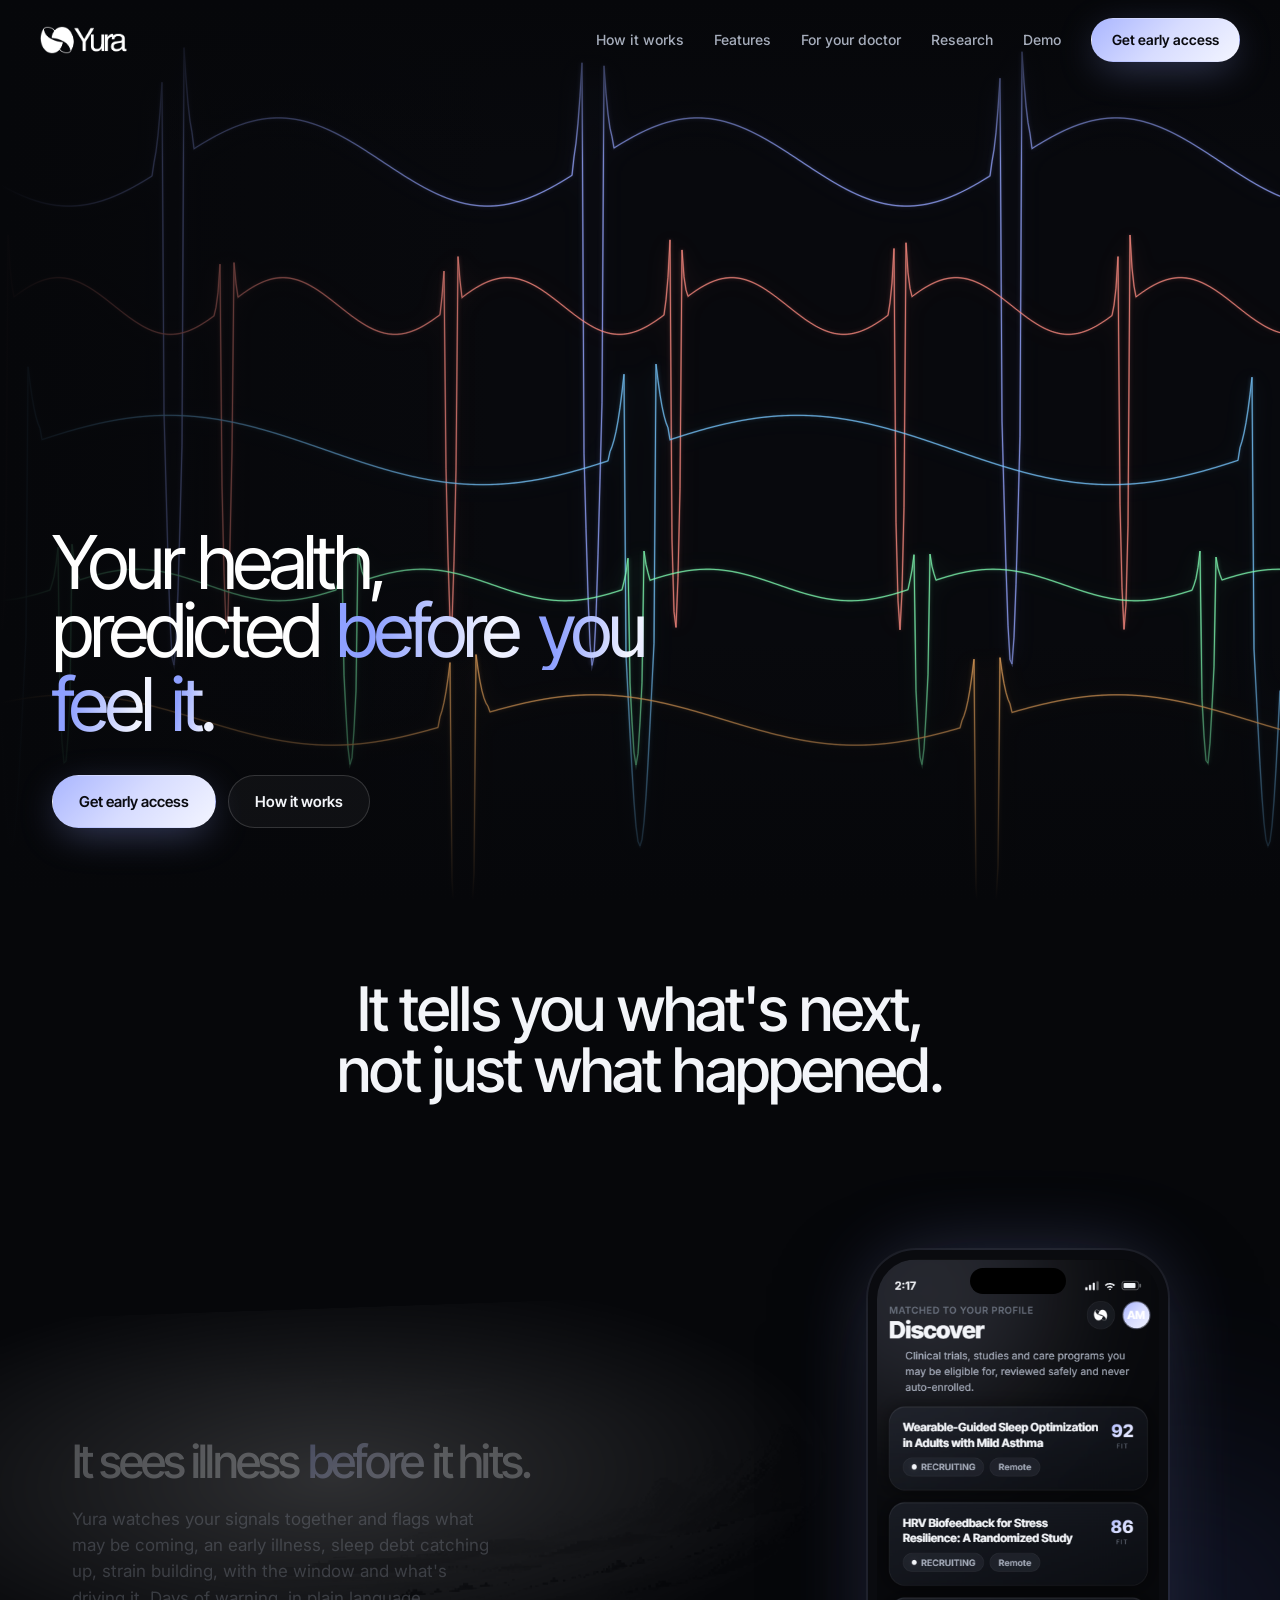
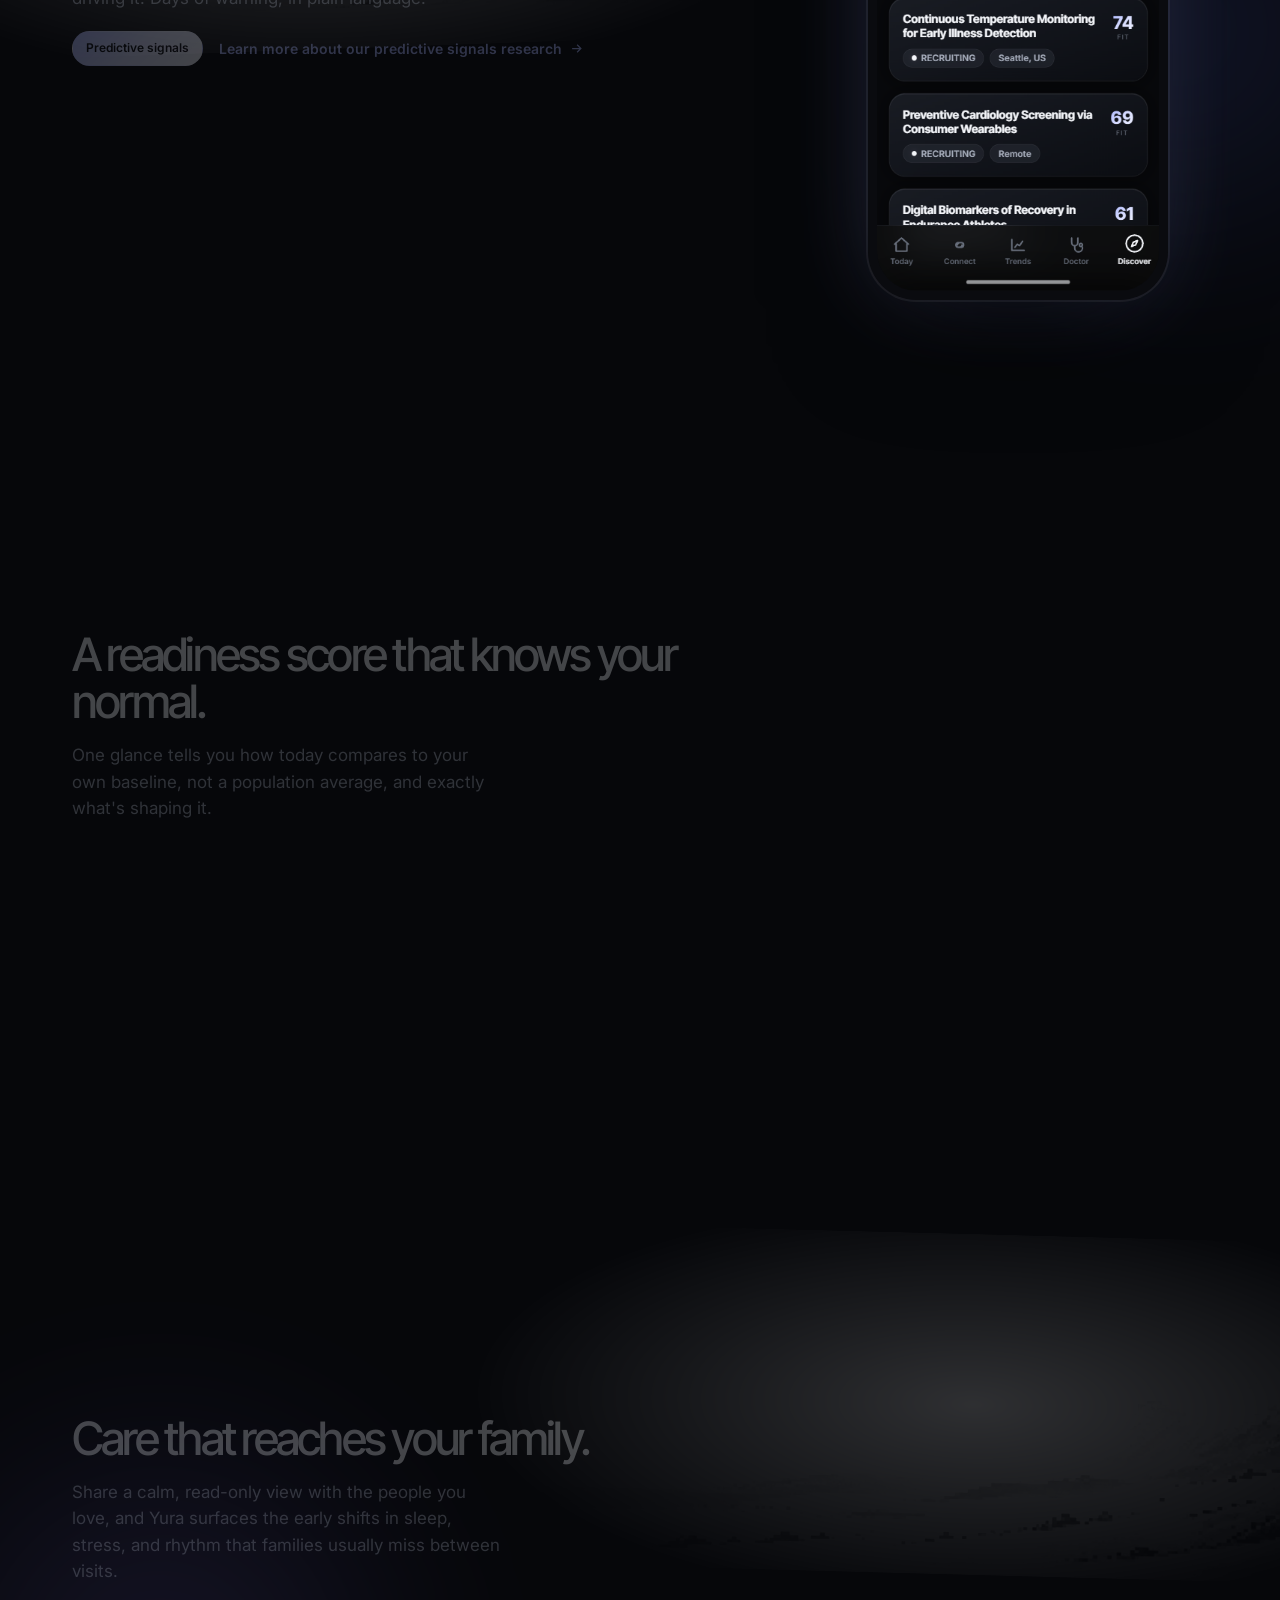
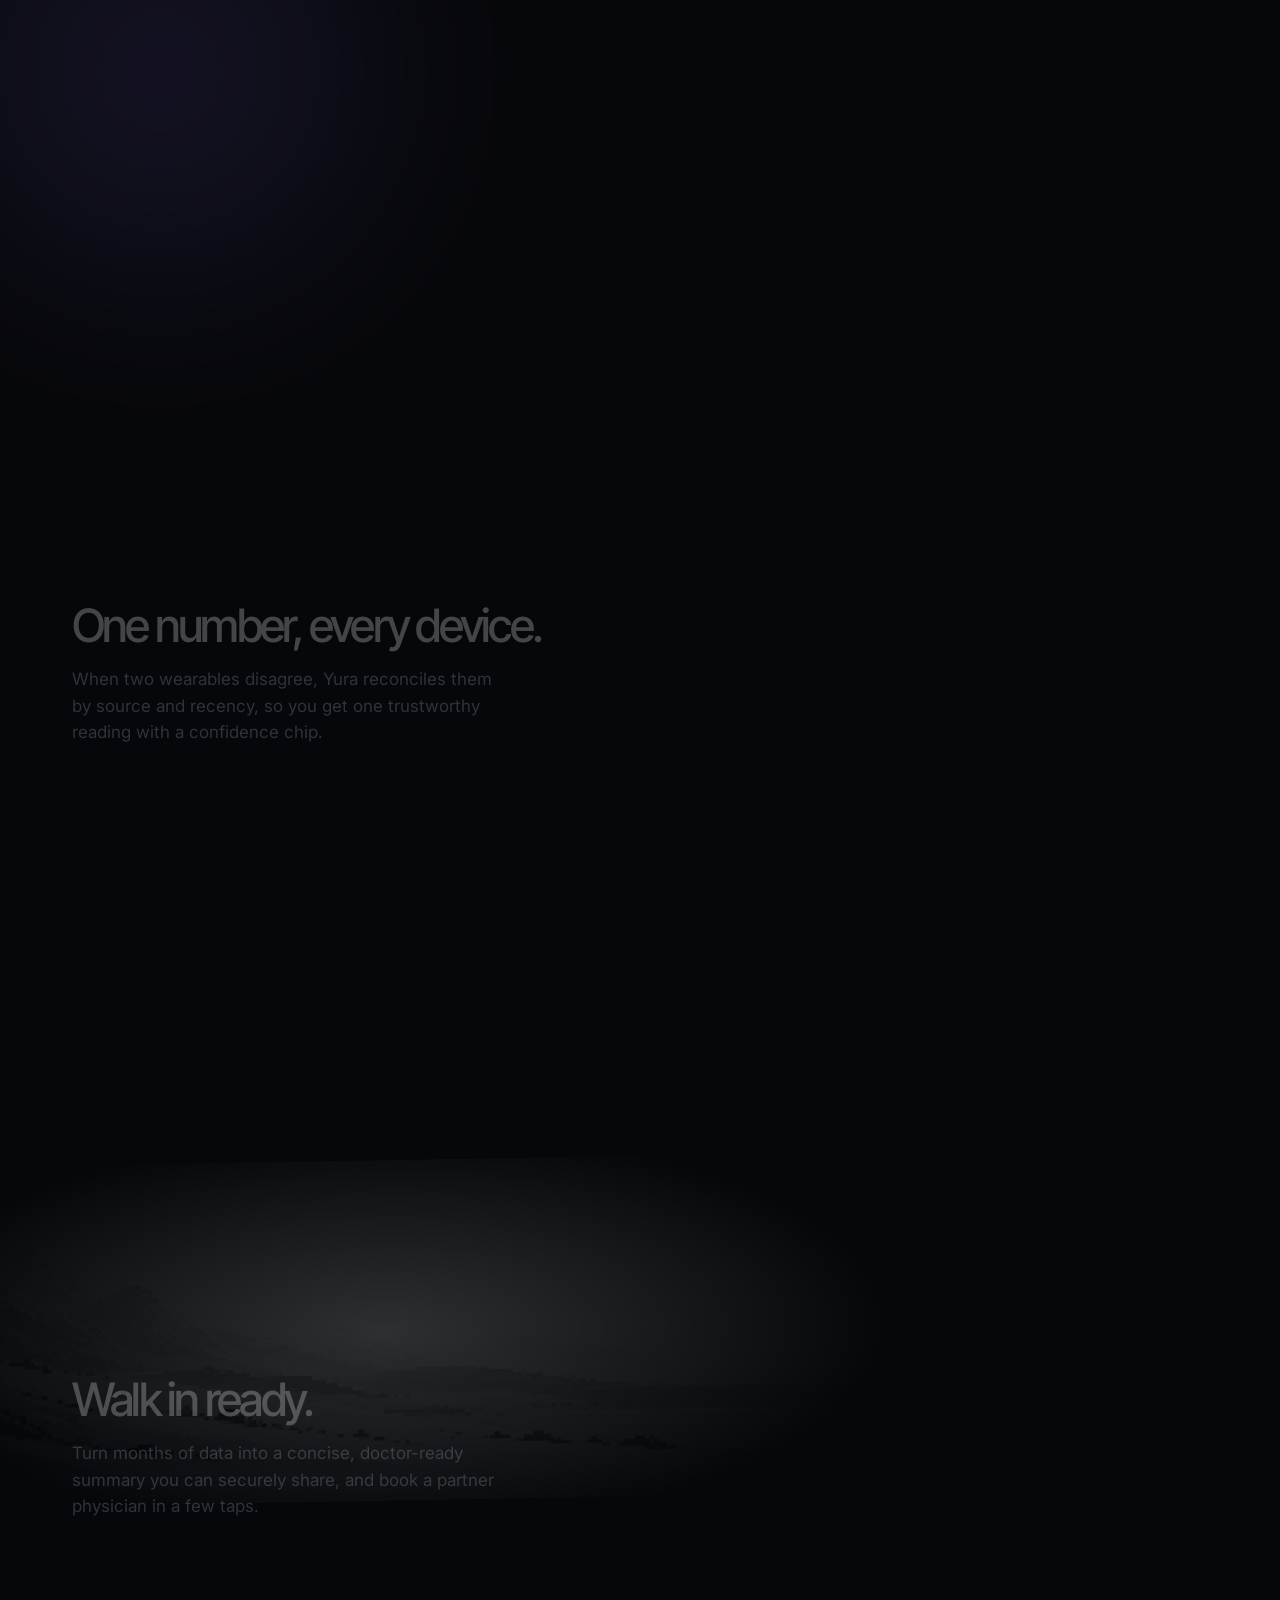
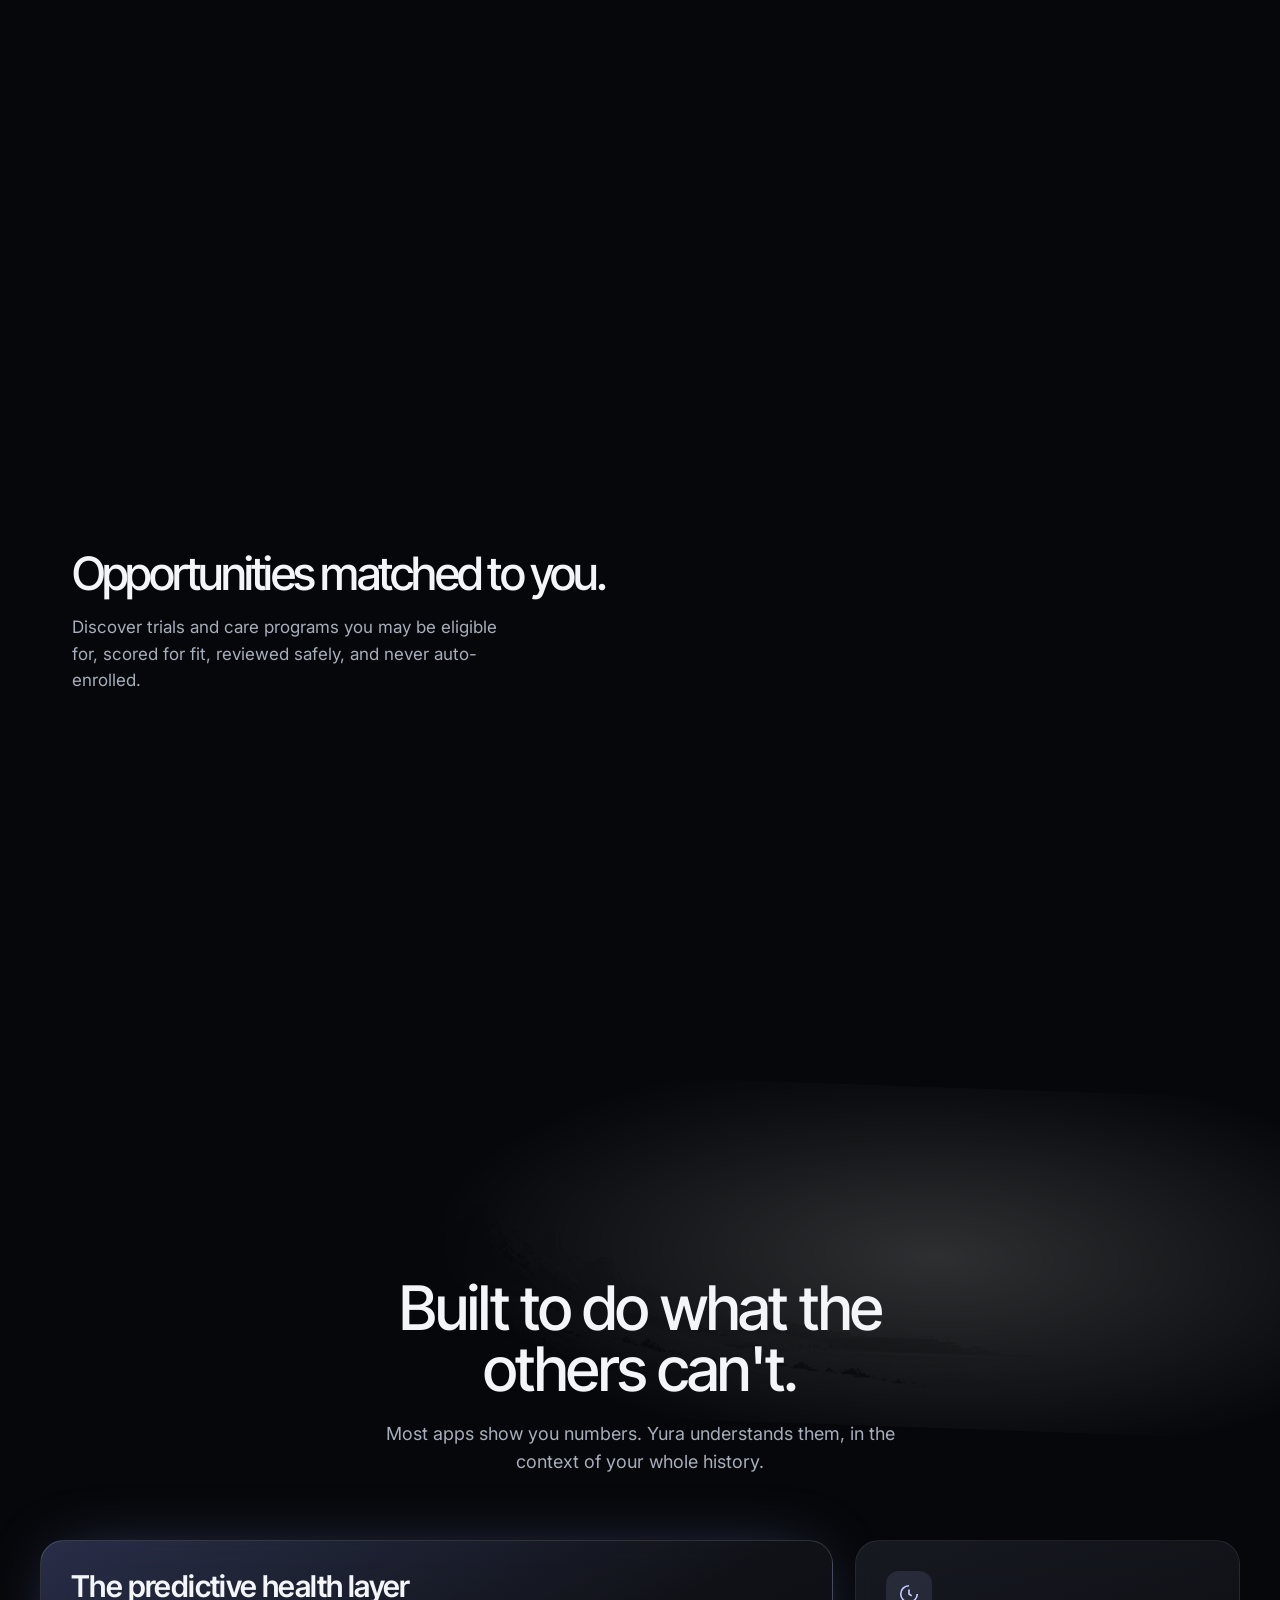
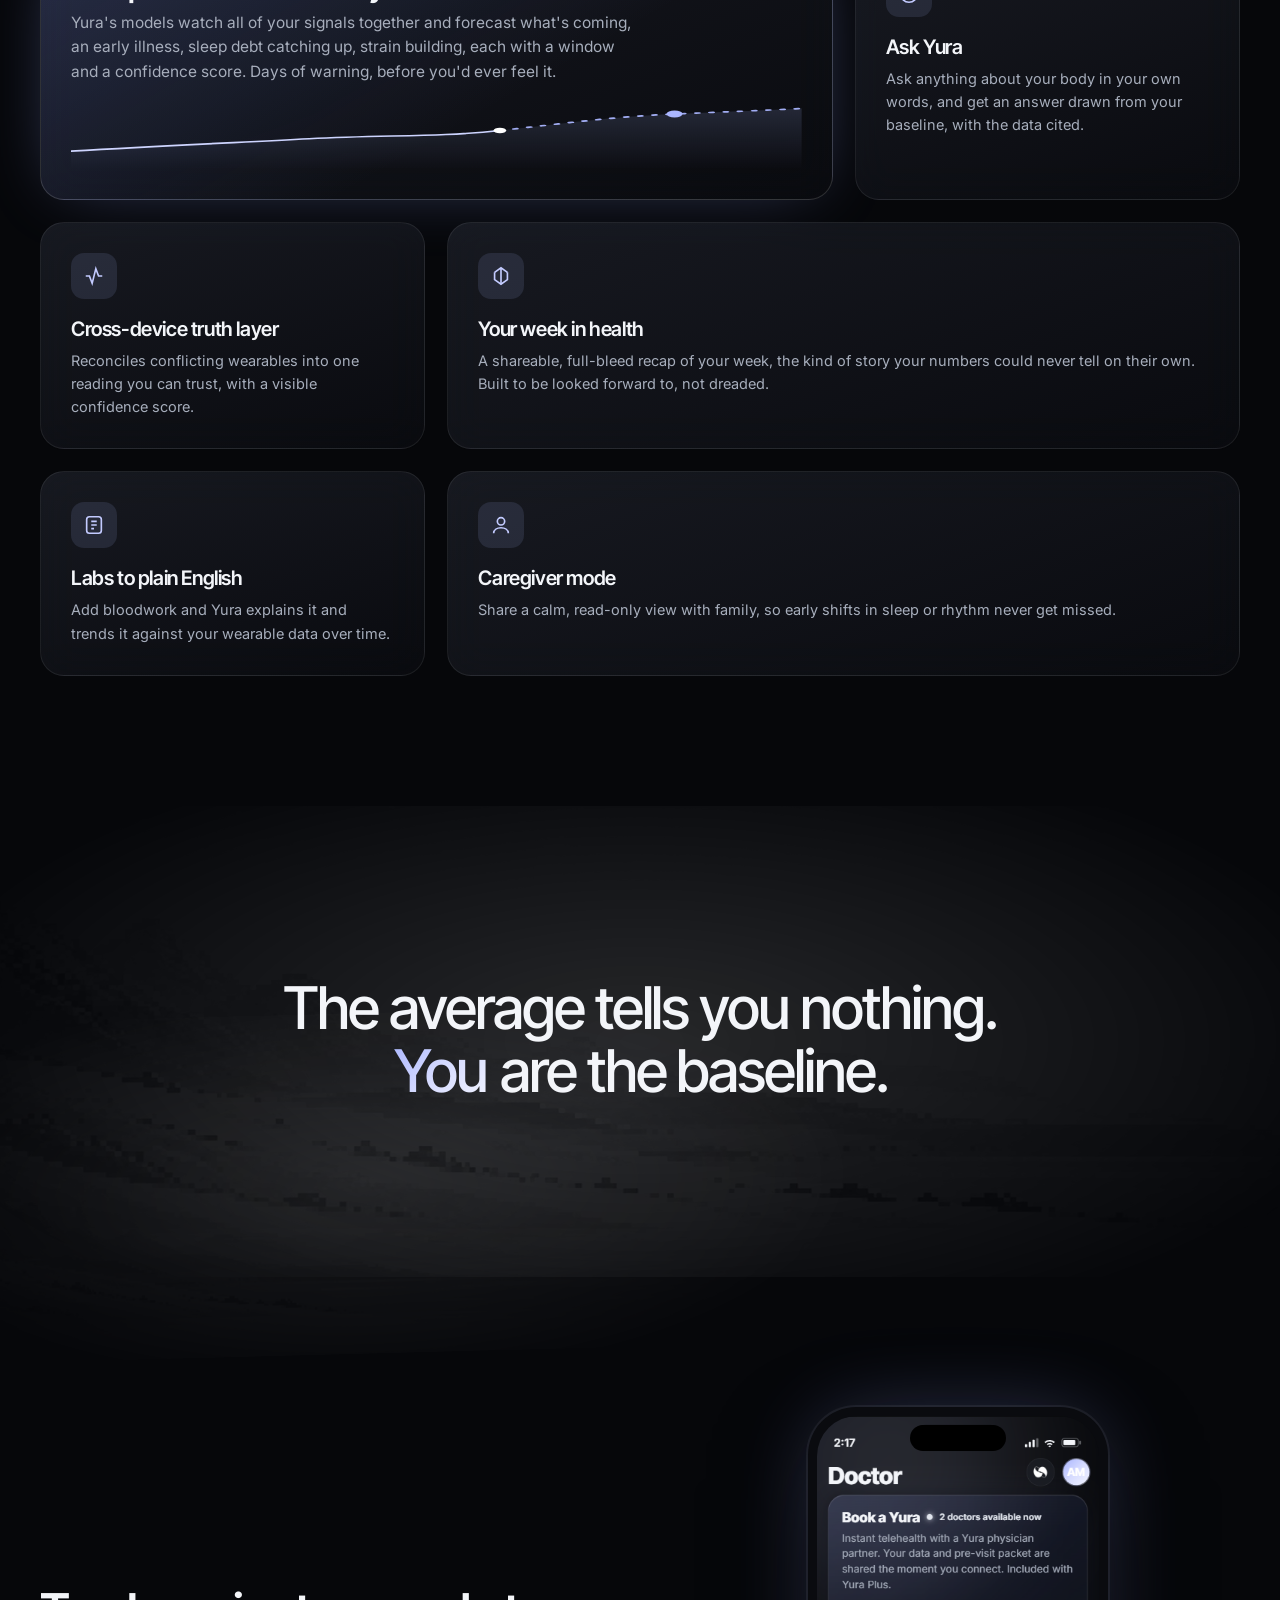
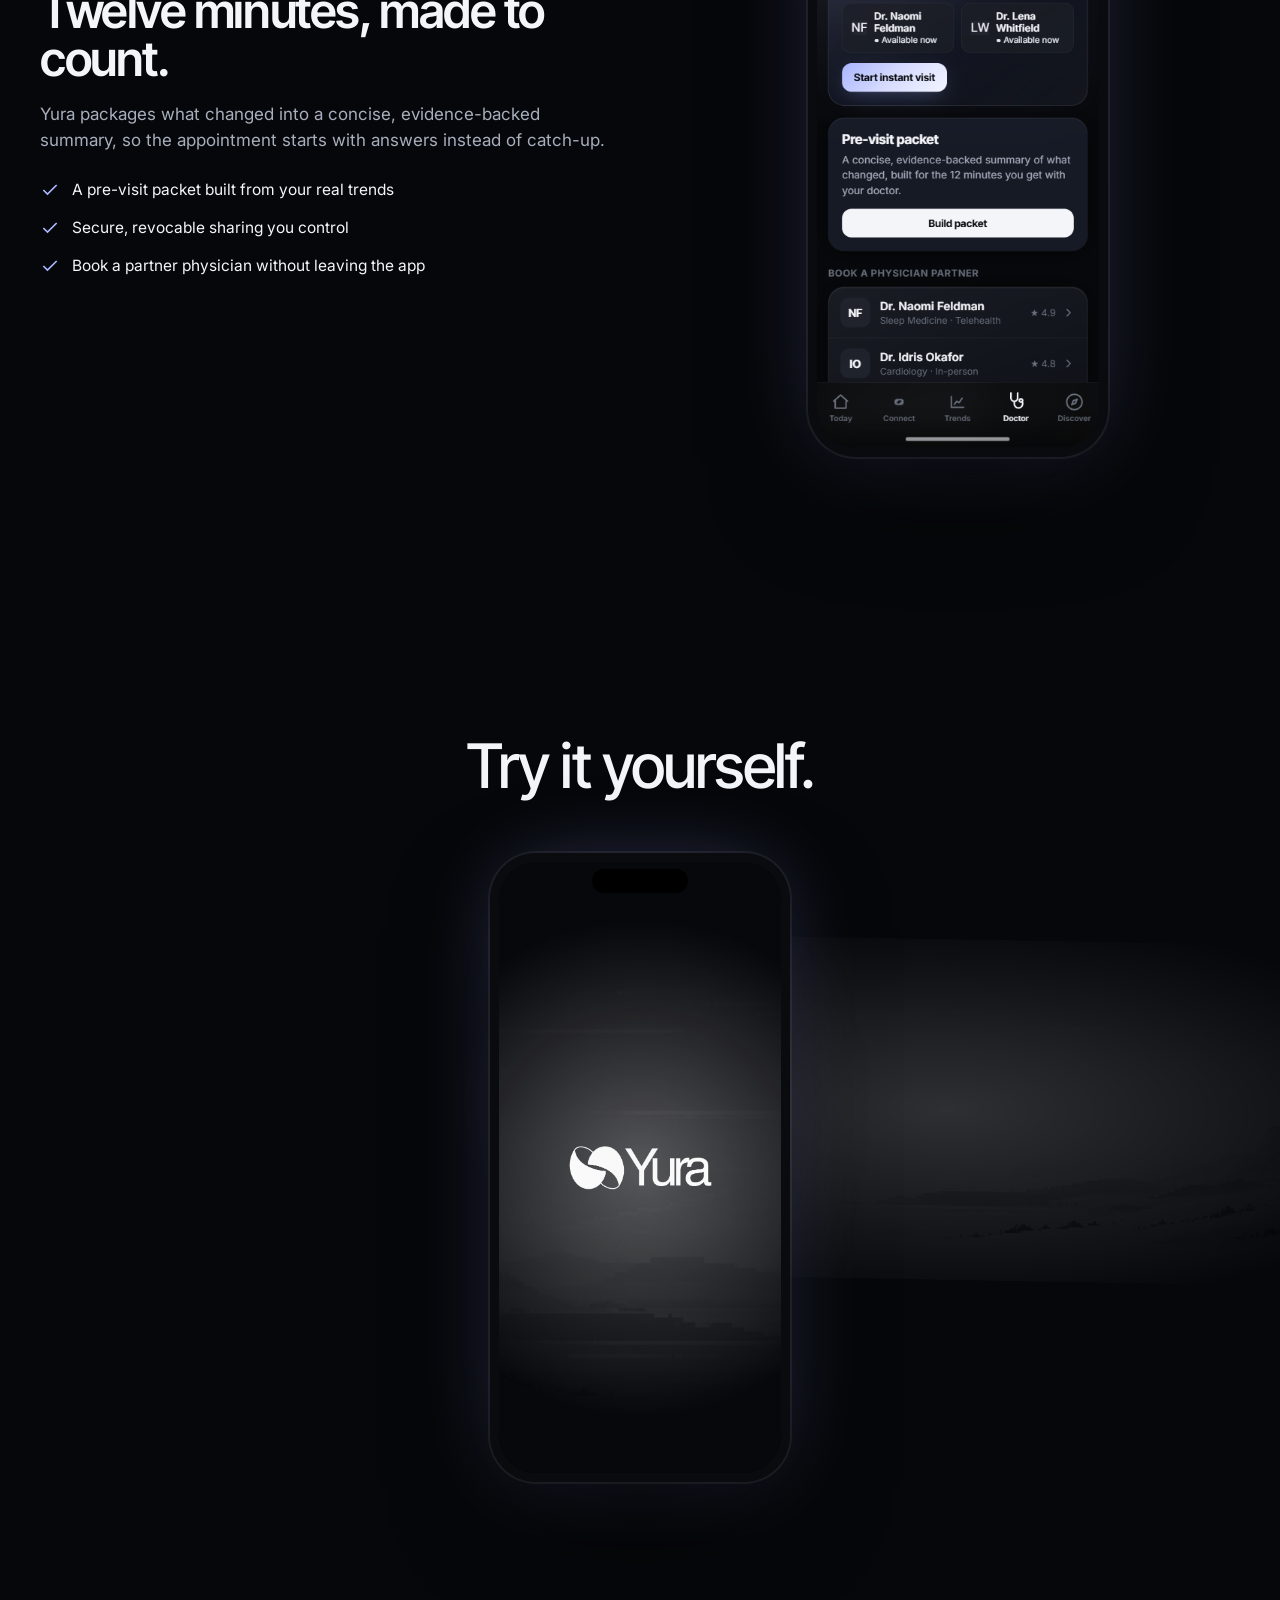
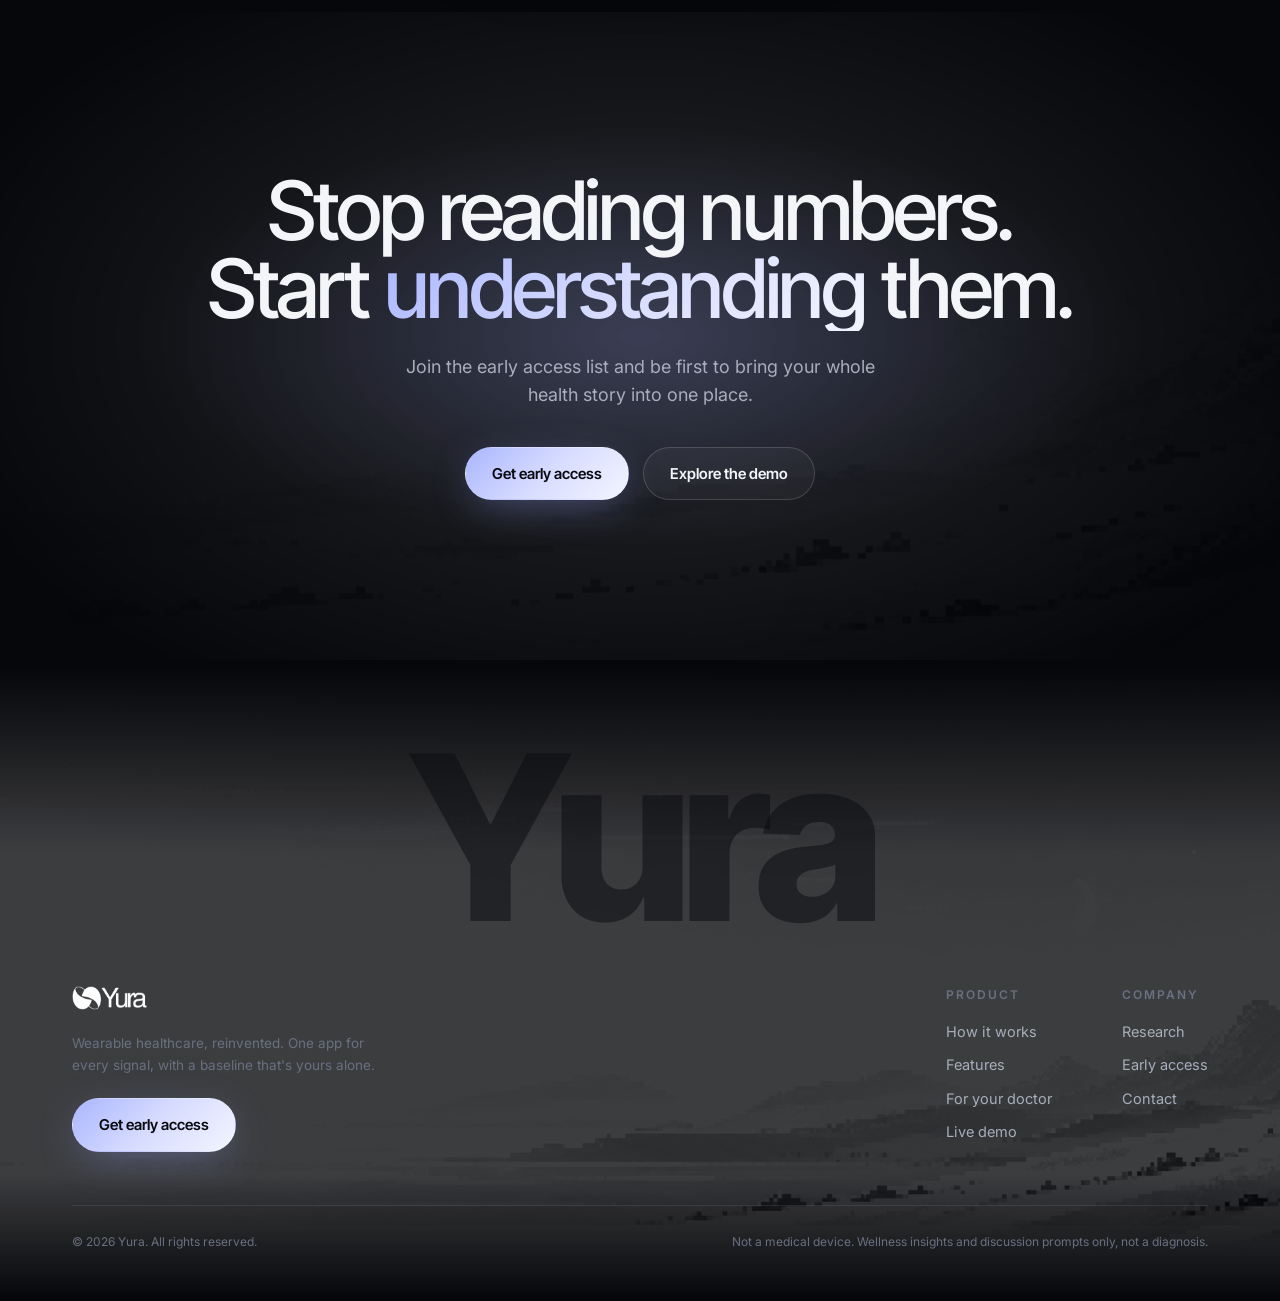
<file: index.html>
<!DOCTYPE html>
<html lang="en">
<head>
<meta charset="UTF-8" />
<meta name="viewport" content="width=device-width, initial-scale=1.0" />
<title>Yura · Wearable healthcare, reinvented</title>
<meta name="description" content="Yura connects every wearable you own, learns your personal baseline, and predicts what's coming before it hits. Your health, in context." />
<link rel="icon" href="img/favicon.png" />
<link rel="preconnect" href="https://fonts.googleapis.com" />
<link rel="preconnect" href="https://fonts.gstatic.com" crossorigin />
<link href="https://fonts.googleapis.com/css2?family=Inter+Tight:wght@400;500;600;700;800;900&family=Inter:wght@400;500;600&display=swap" rel="stylesheet" />
<style>
:root{
  --void:#06070a; --ink:#f3f5f9; --dim:#a7aebc; --faint:#697080;
  --line:rgba(255,255,255,.08); --line-2:rgba(255,255,255,.15);
  --glass:linear-gradient(160deg,rgba(40,44,55,.5),rgba(14,16,22,.46));
  --iris:linear-gradient(135deg,#aab6ff 0%,#d7dcff 50%,#f3f5ff 100%);
  --iris-2:linear-gradient(120deg,#7c8cff,#b3bcff);
  --glow:rgba(150,168,255,.4);
  --veil-rgb:6 7 10;          /* page bg as channels for overlays */
  --btn-ink:#0a0b10;          /* text on the iris button */
  --sub:#c7ccd8;              /* hero sub text */
  --shine:linear-gradient(100deg,#8ea0ff 10%,#f3f5ff 40%,#aab6ff 70%);
  --feat-tint:rgba(120,140,255,.18);
  --word-fade:rgba(8,9,13,.5);
  --land-bright:1.1;
  --disp:'Inter Tight','Helvetica Neue',Helvetica,Arial,sans-serif;
  --head:'Inter Tight','Helvetica Neue',Helvetica,Arial,sans-serif;
  --sans:'Inter','Helvetica Neue',Helvetica,Arial,sans-serif;
  --ease:cubic-bezier(.22,.7,.3,1);
}
*{margin:0;padding:0;box-sizing:border-box;-webkit-tap-highlight-color:transparent}
html{scroll-behavior:smooth}
body{background:var(--void);color:var(--ink);font-family:var(--sans);-webkit-font-smoothing:antialiased;line-height:1.55;overflow-x:hidden;position:relative}
a{color:inherit;text-decoration:none}
.wrap{max-width:1200px;margin:0 auto;padding:0 32px}
section{position:relative;z-index:2}
h1,h2,h3{font-family:var(--disp);letter-spacing:-.03em;line-height:1.0;font-weight:600}
/* major headings: super-tight tracking */
.hero h1,.shead h2,.statement h2,.cta h2,.story .step h3,footer .word{font-family:var(--head);font-weight:500;letter-spacing:-.06em}
.grad{background:var(--iris);-webkit-background-clip:text;background-clip:text;color:transparent;padding:0 2px 4px;display:inline-block}
.shine{background:var(--shine);background-size:220% auto;-webkit-background-clip:text;background-clip:text;color:transparent;animation:shine 6s linear infinite;padding:0 4px 6px 0;display:inline-block}
@keyframes shine{to{background-position:220% center}}
.eyebrow{font-family:var(--sans);font-weight:600;font-size:12px;letter-spacing:.22em;text-transform:uppercase;color:var(--faint)}

/* ---- site-wide scattered landscape art ---- */
.bgwrap{position:absolute;inset:0;height:100%;z-index:0;overflow:hidden;pointer-events:none}
.bgland{position:absolute;width:80vw;max-width:1200px;aspect-ratio:3/1;background-size:cover;background-position:center;
  opacity:.16;filter:grayscale(1) contrast(1.15) brightness(1.1);
  -webkit-mask-image:radial-gradient(62% 75% at 50% 50%,#000,transparent 80%);mask-image:radial-gradient(62% 75% at 50% 50%,#000,transparent 80%)}
.blob{position:absolute;border-radius:50%;filter:blur(100px);opacity:.5;pointer-events:none;z-index:0}
.blob.a{width:620px;height:620px;background:radial-gradient(circle,rgba(120,140,255,.5),transparent 70%);top:-160px;left:-160px}
.blob.b{width:560px;height:560px;background:radial-gradient(circle,rgba(90,110,220,.4),transparent 70%);top:150vh;right:-180px}
.blob.c{width:600px;height:600px;background:radial-gradient(circle,rgba(140,120,255,.32),transparent 70%);top:330vh;left:-140px}

/* reveal */
.rev{opacity:0;transform:translateY(34px);transition:opacity 1s var(--ease),transform 1s var(--ease)}
.rev.in{opacity:1;transform:none}
.rev.d1{transition-delay:.08s}.rev.d2{transition-delay:.16s}.rev.d3{transition-delay:.24s}
@media(prefers-reduced-motion:reduce){.rev{opacity:1;transform:none}*{animation:none!important}}

/* buttons */
.btn{display:inline-flex;align-items:center;gap:8px;font-family:var(--disp);font-weight:600;font-size:15px;border-radius:999px;padding:14px 26px;cursor:pointer;border:1px solid transparent;transition:.25s var(--ease)}
.btn-iris{background:var(--iris);color:var(--btn-ink);box-shadow:0 10px 40px -8px var(--glow)}
.btn-iris:hover{transform:translateY(-2px);box-shadow:0 16px 50px -6px var(--glow)}
.btn-ghost{background:rgba(255,255,255,.04);border-color:var(--line-2);color:var(--ink)}
.btn-ghost:hover{background:rgba(255,255,255,.08)}

/* nav */
.nav{position:fixed;top:0;left:0;right:0;z-index:60;transition:.35s var(--ease)}
.nav .in{max-width:100%;margin:0;padding:18px 40px;display:flex;align-items:center;gap:34px}
.nav .logo{height:28px;width:auto;display:block}
.nav .links{display:flex;gap:30px;margin-left:auto;align-items:center}
.nav .links a{font-size:14px;font-weight:500;color:var(--dim)}
.nav .links a:hover{color:var(--ink)}
.nav .links a.btn-iris{color:var(--btn-ink);font-weight:600}
.nav .links .cta{transition:transform .35s var(--ease),box-shadow .25s var(--ease)}
.nav.scrolled{background:rgba(6,7,10,.85);backdrop-filter:blur(12px);-webkit-backdrop-filter:blur(12px);border-bottom:1px solid var(--line)}
@media(max-width:760px){.nav .links a:not(.cta){display:none}}

/* ---- HERO ---- */
.hero{position:relative;z-index:3;min-height:calc(86vh + 4rem);min-height:100svh;width:100%;overflow:hidden;background:#08090d}
#heroCanvas{position:absolute;inset:0;width:100%;height:100%;z-index:0}
.hero::after{content:"";position:absolute;inset:0;z-index:1;pointer-events:none;background:
  linear-gradient(to bottom,var(--void) 0%,transparent 18%,transparent 70%,var(--void) 100%),
  linear-gradient(to right,var(--void) 0%,transparent 40%)}
/* headline — bottom-left */
.hero .copy{position:absolute;bottom:0;left:0;z-index:10;max-width:720px;padding:0 40px 72px 52px}
/* word-by-word entrance */
.hero h1{font-family:var(--head);font-size:clamp(44px,5.8vw,80px);font-weight:400;letter-spacing:-.055em;margin:0;line-height:.92;color:#fefefe}
.hero h1 .w{display:inline-block;opacity:0;transform:translateY(14px);animation:word-in .7s cubic-bezier(.22,.7,.3,1) forwards;margin-right:.22em}
@keyframes word-in{to{opacity:1;transform:none}}
.hero .row{display:flex;gap:12px;margin-top:30px;flex-wrap:wrap;opacity:0;animation:rise .8s var(--ease) 1s forwards}
@keyframes rise{from{opacity:0;transform:translateY(14px)}to{opacity:1;transform:none}}
.hero .row .btn-iris{background:var(--iris);color:var(--btn-ink);box-shadow:0 10px 40px -8px var(--glow)}
.hero .row .btn-iris:hover{transform:translateY(-2px);box-shadow:0 16px 50px -6px var(--glow)}
.hero .row .btn-ghost{background:rgba(255,255,255,.04);border-color:var(--line-2);color:var(--ink)}
.hero .row .btn-ghost:hover{background:rgba(255,255,255,.08)}

@media(max-width:600px){
  .hero{min-height:calc(80vh + 4rem)}
  .hero .copy{padding:0 20px 44px 24px;max-width:100%}
  .hero h1{font-size:30px}
  .hero h1 .w{margin-right:.18em}
  .hero .row{flex-direction:column;align-items:flex-start;gap:10px}
  .pad{padding:70px 0}
  .wrap{padding:0 18px}
  .shead h2{font-size:28px}
  .shead p{font-size:15px}
  .statement{padding:90px 0}
  .statement h2{font-size:26px}
  .statement p{font-size:15px}
  .split{gap:30px}
  .split .copy h2{font-size:26px}
  .split .copy p{font-size:15px}
  footer .word{font-size:64px;margin-bottom:30px}
  footer .cols{flex-direction:column;gap:30px}
  footer .fnav{gap:40px}
  footer .disc{flex-direction:column;gap:8px}
  .fcard{padding:22px}
  .fcard h3{font-size:17px}
  .fcard p{font-size:13.5px}
  .fcard.feat h3{font-size:20px}
  .fcard.feat p{font-size:14px}
}
.scrollcue{position:absolute;bottom:24px;left:50%;transform:translateX(-50%);z-index:4;display:flex;flex-direction:column;align-items:center;gap:8px;color:var(--faint);font-size:11px;letter-spacing:.2em;text-transform:uppercase}
.scrollcue .bar{width:1px;height:38px;background:linear-gradient(var(--line-2),transparent);position:relative;overflow:hidden}
.scrollcue .bar::after{content:"";position:absolute;top:-40%;left:0;width:100%;height:40%;background:var(--ink);animation:cue 2s var(--ease) infinite}
@keyframes cue{0%{top:-40%}60%,100%{top:120%}}

/* phone frame */
.phone{position:relative;width:300px;aspect-ratio:393/852;border-radius:48px;background:#0a0b0f;
  box-shadow:0 0 0 2px rgba(255,255,255,.06),0 40px 120px -30px rgba(0,0,0,.9),0 0 90px -20px var(--glow);padding:9px}
.phone .glass-shot{position:absolute;inset:9px;border-radius:40px;overflow:hidden;background:#0a0b0f}
.phone img{position:absolute;inset:0;width:100%;height:100%;object-fit:cover;object-position:top;opacity:0;transition:opacity .7s var(--ease)}
.phone img.on{opacity:1}
.phone .notch{position:absolute;top:18px;left:50%;transform:translateX(-50%);width:96px;height:26px;background:#000;border-radius:16px;z-index:3}

/* marquee */
.marq{padding:46px 0;border-top:1px solid var(--line);border-bottom:1px solid var(--line);overflow:hidden;background:rgba(255,255,255,.015)}
.marq .lbl{text-align:center;color:var(--faint);font-size:12px;letter-spacing:.2em;text-transform:uppercase;margin-bottom:26px}
.marq .track{display:flex;gap:60px;width:max-content;animation:scroll 28s linear infinite;white-space:nowrap}
.marq .track span{font-family:var(--disp);font-weight:600;font-size:22px;color:var(--dim);opacity:.7}
@keyframes scroll{to{transform:translateX(-50%)}}

/* section heading */
.shead{max-width:780px;margin:0 auto;text-align:center;padding:0 0 64px}
.shead h2{font-size:clamp(32px,4.8vw,62px);margin:18px 0 0;letter-spacing:-.03em}
.shead p{color:var(--dim);font-size:18px;margin-top:20px;max-width:560px;margin-left:auto;margin-right:auto}
.pad{padding:130px 0}

/* ---- SCROLLYTELLING ---- */
.story{padding:60px 0 120px}
.story-grid{display:grid;grid-template-columns:1fr 380px;gap:60px;align-items:start}
.story-sticky{position:sticky;top:80px;height:calc(100vh - 80px);display:flex;align-items:center;justify-content:center;order:2}
.story-steps{order:1;display:flex;flex-direction:column}
.step{min-height:86vh;display:flex;flex-direction:column;justify-content:center;opacity:.26;transition:opacity .5s var(--ease)}
.step.active{opacity:1}
.step .num{font-family:var(--disp);font-weight:700;font-size:13px;color:var(--faint);letter-spacing:.1em;margin-bottom:16px;display:flex;align-items:center;gap:10px}
.step .num i{width:26px;height:1px;background:var(--line-2);display:inline-block}
.step h3{font-size:clamp(28px,3.6vw,46px);margin:0;font-family:var(--disp);font-weight:700;letter-spacing:-.025em;line-height:1.04}
.step p{color:var(--dim);font-size:17px;margin-top:16px;max-width:430px}
.step .tag{display:inline-flex;align-self:flex-start;font-size:12px;font-weight:600;color:var(--ink);background:rgba(170,182,255,.1);border:1px solid var(--line-2);padding:7px 13px;border-radius:999px}
.step.lead .tag{background:var(--iris);color:#0a0b10;border-color:transparent}
.step-actions{margin-top:20px;display:flex;flex-wrap:wrap;align-items:center;gap:16px}
.step-link{display:inline-flex;align-items:center;gap:7px;font-size:14px;font-weight:600;color:#aab6ff;transition:.2s var(--ease)}
.step-link svg{transition:transform .25s var(--ease)}
.step-link:hover{color:#d7dcff}.step-link:hover svg{transform:translateX(4px)}
@media(max-width:860px){
  .story-grid{grid-template-columns:1fr;gap:20px}
  .story-sticky{position:relative!important;order:1;height:auto;top:auto!important;margin:0 auto 10px}
  .story-sticky .phone{width:220px}
  .story-steps{order:2}.step{min-height:auto;padding:36px 0;opacity:1}
  .step h3{font-size:24px}
  .step p{font-size:15px;max-width:100%}
}

/* feature cards */
.fgrid{display:grid;grid-template-columns:repeat(3,1fr);gap:22px}
@media(max-width:900px){.fgrid{grid-template-columns:1fr 1fr}}
@media(max-width:600px){.fgrid{grid-template-columns:1fr}}
.fcard{position:relative;background:var(--glass);border:1px solid var(--line);border-radius:24px;padding:30px;overflow:hidden;backdrop-filter:blur(20px);transition:.35s var(--ease)}
.fcard::before{content:"";position:absolute;inset:0;border-radius:24px;padding:1px;background:linear-gradient(140deg,rgba(170,182,255,.45),transparent 42%);
  -webkit-mask:linear-gradient(#000 0 0) content-box,linear-gradient(#000 0 0);-webkit-mask-composite:xor;mask-composite:exclude;opacity:0;transition:opacity .35s}
.fcard:hover{transform:translateY(-6px);border-color:var(--line-2)}
.fcard:hover::before{opacity:1}
.fcard .ic{width:46px;height:46px;border-radius:13px;background:rgba(170,182,255,.12);display:grid;place-items:center;margin-bottom:20px;color:#c3cbff}
.fcard h3{font-size:20px;letter-spacing:-.02em}
.fcard p{color:var(--dim);font-size:14.5px;margin-top:10px;line-height:1.6}
.fcard.span2{grid-column:span 2}
@media(max-width:600px){.fcard.span2{grid-column:span 1}}
/* featured predictive card */
.fcard.feat{background:linear-gradient(150deg,var(--feat-tint),transparent 60%),var(--glass);border-color:var(--line-2);box-shadow:0 0 70px -22px var(--glow);display:flex;flex-direction:column}
.fcard.feat .ftag{display:inline-flex;align-self:flex-start;font-size:11px;font-weight:700;letter-spacing:.14em;text-transform:uppercase;color:#0a0b10;background:var(--iris);padding:6px 12px;border-radius:999px;margin-bottom:16px}
.fcard.feat h3{font-size:clamp(22px,2.4vw,30px)}
.fcard.feat p{font-size:15.5px;max-width:560px}
.fcard.feat .forecast{margin-top:auto;width:100%;height:84px;display:block;padding-top:18px}
.fcard.feat .forecast .ping{animation:fping 2.4s ease-in-out infinite;transform-origin:center}
@keyframes fping{0%,100%{opacity:1}50%{opacity:.25}}

/* statement */
.sec-land{position:absolute;inset:0;z-index:0;background-position:center;background-size:cover;opacity:.13;filter:grayscale(1) contrast(1.12) brightness(1.08);
  -webkit-mask-image:radial-gradient(72% 82% at 50% 50%,#000,transparent 84%);mask-image:radial-gradient(72% 82% at 50% 50%,#000,transparent 84%);pointer-events:none}
.statement{padding:170px 0;text-align:center;overflow:hidden}
.statement .in{position:relative;z-index:2;max-width:900px;margin:0 auto;padding:0 32px}
.statement h2{font-size:clamp(30px,4.6vw,60px);letter-spacing:-.035em;line-height:1.08}
.statement p{color:var(--dim);font-size:18px;margin-top:24px;max-width:560px;margin-left:auto;margin-right:auto}

/* split feature (doctor) */
.split{display:grid;grid-template-columns:1fr 1fr;gap:70px;align-items:center}
@media(max-width:860px){.split{grid-template-columns:1fr;gap:40px}}
.split .copy h2{font-size:clamp(28px,3.8vw,48px);letter-spacing:-.03em}
.split .copy p{color:var(--dim);font-size:17px;margin-top:18px}
.split .copy ul{list-style:none;margin-top:24px;display:flex;flex-direction:column;gap:14px}
.split .copy li{display:flex;gap:12px;align-items:flex-start;color:var(--ink);font-size:15.5px}
.split .copy li svg{flex:none;margin-top:2px;color:#aab6ff}
.split .shot-wrap{display:flex;justify-content:center}

/* live demo */
.demo{padding:130px 0;text-align:center}
.demo-phone{position:relative;width:300px;height:629px;margin:56px auto 0;border-radius:46px;background:#0a0b0f;padding:9px;
  box-shadow:0 0 0 2px rgba(255,255,255,.06),0 40px 120px -30px rgba(0,0,0,.9),0 0 90px -22px var(--glow)}
.demo-phone .notch{position:absolute;top:16px;left:50%;transform:translateX(-50%);width:96px;height:24px;background:#000;border-radius:16px;z-index:5}
.demo-phone .screen{position:relative;width:282px;height:611px;border-radius:38px;overflow:hidden;background:#0a0b0f}
.demo-phone iframe{width:393px;height:852px;border:0;display:block;transform:scale(.7176);transform-origin:top left}
@media(max-width:600px){
  .demo{padding:80px 0}
  .demo-phone{width:260px;height:546px;border-radius:40px;padding:8px}
  .demo-phone .screen{width:244px;height:530px;border-radius:33px}
  .demo-phone iframe{width:393px;height:852px;transform:scale(.6214);transform-origin:top left}
  .demo-phone .notch{width:80px;height:22px;top:14px}
}

/* CTA */
.cta{padding:160px 0;text-align:center;position:relative;overflow:hidden}
.cta .glow{position:absolute;inset:0;background:radial-gradient(60% 50% at 50% 50%,rgba(140,155,255,.2),transparent 65%);z-index:0}
.cta .in{position:relative;z-index:2}
.cta h2{font-size:clamp(36px,6.4vw,92px);letter-spacing:-.04em;line-height:.95}
.cta p{color:var(--dim);font-size:18px;margin:22px auto 0;max-width:480px}
.cta .row{display:flex;gap:14px;justify-content:center;margin-top:38px;flex-wrap:wrap}
@media(max-width:600px){
  .cta{padding:100px 0}
  .cta h2{font-size:32px;line-height:1.05}
  .cta p{font-size:15px}
  .cta .row{flex-direction:column;align-items:center;gap:10px}
}

/* footer */
footer{padding:80px 0 50px;position:relative;overflow:hidden;z-index:2}
footer .fland{position:absolute;inset:0;z-index:0;background:url('img/land-b.png') center 45%/cover;opacity:.22;filter:grayscale(1) contrast(1.1) brightness(1.05);
  -webkit-mask-image:linear-gradient(to bottom,transparent,#000 30%,#000 80%,transparent);mask-image:linear-gradient(to bottom,transparent,#000 30%,#000 80%,transparent);pointer-events:none}
footer .wrap{position:relative;z-index:1}
footer .word{font-family:var(--disp);font-weight:800;font-size:clamp(70px,18vw,240px);letter-spacing:-.05em;line-height:.85;
  color:var(--word-fade);text-align:center;margin-bottom:50px;user-select:none}
footer .cols{display:flex;flex-wrap:wrap;gap:50px;justify-content:space-between;align-items:flex-start}
footer .about{max-width:320px}
footer .about img{height:24px;margin-bottom:16px}
footer .about p{color:var(--faint);font-size:13.5px;line-height:1.6;margin-bottom:22px}
footer .fnav{display:flex;gap:70px;flex-wrap:wrap}
footer .fnav h4{font-family:var(--sans);font-size:12px;font-weight:600;letter-spacing:.16em;text-transform:uppercase;color:var(--faint);margin-bottom:16px}
footer .fnav a{display:block;color:var(--dim);font-size:14.5px;margin-bottom:11px;transition:color .2s var(--ease)}
footer .fnav a:hover{color:var(--ink)}
footer .disc{margin-top:50px;padding-top:26px;border-top:1px solid var(--line);color:var(--faint);font-size:12px;display:flex;justify-content:space-between;gap:20px;flex-wrap:wrap;line-height:1.6}
</style>
</head>
<body>

<!-- scattered landscape art + glow, site-wide -->
<div class="bgwrap" aria-hidden="true">
  <div class="blob a"></div><div class="blob b"></div><div class="blob c"></div>
  <div class="bgland" style="top:12%;left:-14%;transform:rotate(-2deg);background-image:url('img/land-b.png')"></div>
  <div class="bgland" style="top:26%;right:-16%;transform:rotate(1.5deg);background-image:url('img/land-e.png')"></div>
  <div class="bgland" style="top:40%;left:-10%;transform:rotate(-1deg);background-image:url('img/land-d.png')"></div>
  <div class="bgland" style="top:54%;right:-13%;transform:rotate(2deg);background-image:url('img/land-a.png')"></div>
  <div class="bgland" style="top:68%;left:-12%;transform:rotate(-1.5deg);background-image:url('img/land-c.png')"></div>
  <div class="bgland" style="top:82%;right:-14%;transform:rotate(1deg);background-image:url('img/land-b.png')"></div>
</div>

<!-- NAV -->
<nav class="nav" id="nav">
  <div class="in">
    <a href="#top"><img class="logo" src="img/logo-white.png" alt="Yura" /></a>
    <div class="links">
      <a href="#how">How it works</a>
      <a href="#features">Features</a>
      <a href="#doctor">For your doctor</a>
      <a href="research.html">Research</a>
      <a href="#demo">Demo</a>
      <a class="btn btn-iris cta" href="signup.html" style="padding:10px 20px;font-size:14px">Get early access</a>
    </div>
  </div>
</nav>

<!-- HERO -->
<header class="hero" id="top">
  <canvas id="heroCanvas"></canvas>
  <!-- headline bottom-left, word-by-word -->
  <div class="copy">
    <h1 id="heroH1"></h1>
    <div class="row">
      <a class="btn btn-iris" href="signup.html">Get early access</a>
      <a class="btn btn-ghost" href="#how">How it works</a>
    </div>
  </div>
</header>

<!-- SCROLLYTELLING -->
<section class="story pad" id="how">
  <div class="shead rev">
    <h2>It tells you what's next,<br>not just what happened.</h2>
  </div>
  <div class="story-grid wrap">
    <div class="story-sticky">
      <div class="phone" id="storyPhone">
        <div class="notch"></div>
        <div class="glass-shot">
          <img data-i="0" class="on" src="img/app-predict.png" alt="Predictive signals" />
          <img data-i="1" src="img/app-today.png" alt="Today" />
          <img data-i="2" src="img/app-family.png" alt="Family and care circle" />
          <img data-i="3" src="img/app-connect.png" alt="Connect" />
          <img data-i="4" src="img/app-doctor.png" alt="Doctor" />
          <img data-i="5" src="img/app-discover.png" alt="Discover" />
        </div>
      </div>
    </div>
    <div class="story-steps" id="storySteps">
      <div class="step lead" data-i="0">
        <h3>It sees illness <span class="grad">before</span> it hits.</h3>
        <p>Yura watches your signals together and flags what may be coming, an early illness, sleep debt catching up, strain building, with the window and what's driving it. Days of warning, in plain language.</p>
        <div class="step-actions">
          <span class="tag">Predictive signals</span>
          <a class="step-link" href="research.html">Learn more about our predictive signals research <svg width="15" height="15" viewBox="0 0 24 24" fill="none" stroke="currentColor" stroke-width="2"><path d="M5 12h14M13 6l6 6-6 6"/></svg></a>
        </div>
      </div>
      <div class="step" data-i="1">
        <h3>A readiness score that knows your normal.</h3>
        <p>One glance tells you how today compares to your own baseline, not a population average, and exactly what's shaping it.</p>
      </div>
      <div class="step" data-i="2">
        <h3>Care that reaches your family.</h3>
        <p>Share a calm, read-only view with the people you love, and Yura surfaces the early shifts in sleep, stress, and rhythm that families usually miss between visits.</p>
      </div>
      <div class="step" data-i="3">
        <h3>One number, every device.</h3>
        <p>When two wearables disagree, Yura reconciles them by source and recency, so you get one trustworthy reading with a confidence chip.</p>
      </div>
      <div class="step" data-i="4">
        <h3>Walk in ready.</h3>
        <p>Turn months of data into a concise, doctor-ready summary you can securely share, and book a partner physician in a few taps.</p>
      </div>
      <div class="step" data-i="5">
        <h3>Opportunities matched to you.</h3>
        <p>Discover trials and care programs you may be eligible for, scored for fit, reviewed safely, and never auto-enrolled.</p>
      </div>
    </div>
  </div>
</section>

<!-- FEATURES -->
<section class="pad wrap" id="features">
  <div class="shead rev">
    <h2>Built to do what the<br>others can't.</h2>
    <p>Most apps show you numbers. Yura understands them, in the context of your whole history.</p>
  </div>
  <div class="fgrid bento">
    <div class="fcard feat span2 rev">
      <h3>The predictive health layer</h3>
      <p>Yura's models watch all of your signals together and forecast what's coming, an early illness, sleep debt catching up, strain building, each with a window and a confidence score. Days of warning, before you'd ever feel it.</p>
      <svg class="forecast" viewBox="0 0 460 96" preserveAspectRatio="none" aria-hidden="true">
        <defs>
          <linearGradient id="fcg" x1="0" y1="0" x2="0" y2="1"><stop offset="0" stop-color="#aab6ff" stop-opacity=".28"/><stop offset="1" stop-color="#aab6ff" stop-opacity="0"/></linearGradient>
        </defs>
        <path d="M0,70 C60,62 100,58 150,52 C200,46 230,50 270,40" fill="none" stroke="#cfd6ff" stroke-width="2.4" stroke-linecap="round"/>
        <path d="M270,40 C310,30 340,20 380,16 C410,13 435,11 460,8" fill="none" stroke="#aab6ff" stroke-width="2.4" stroke-linecap="round" stroke-dasharray="2 7" opacity=".95"/>
        <path d="M0,70 C60,62 100,58 150,52 C200,46 230,50 270,40 C310,30 340,20 380,16 C410,13 435,11 460,8 L460,96 L0,96 Z" fill="url(#fcg)" opacity=".55"/>
        <circle cx="270" cy="40" r="4" fill="#fff"/>
        <circle class="ping" cx="380" cy="16" r="5" fill="#aab6ff"/>
      </svg>
    </div>
    <div class="fcard rev d1">
      <div class="ic"><svg width="22" height="22" viewBox="0 0 24 24" fill="none" stroke="currentColor" stroke-width="1.8"><path d="M12 3a9 9 0 1 0 9 9"/><path d="M12 7v5l3 2"/></svg></div>
      <h3>Ask Yura</h3>
      <p>Ask anything about your body in your own words, and get an answer drawn from your baseline, with the data cited.</p>
    </div>
    <div class="fcard rev">
      <div class="ic"><svg width="22" height="22" viewBox="0 0 24 24" fill="none" stroke="currentColor" stroke-width="1.8"><path d="M3 12h4l3 8 4-16 3 8h4"/></svg></div>
      <h3>Cross-device truth layer</h3>
      <p>Reconciles conflicting wearables into one reading you can trust, with a visible confidence score.</p>
    </div>
    <div class="fcard span2 rev d1">
      <div class="ic"><svg width="22" height="22" viewBox="0 0 24 24" fill="none" stroke="currentColor" stroke-width="1.8"><path d="M12 3v18M5 8l7-5 7 5"/><path d="M5 8v8l7 5 7-5V8"/></svg></div>
      <h3>Your week in health</h3>
      <p>A shareable, full-bleed recap of your week, the kind of story your numbers could never tell on their own. Built to be looked forward to, not dreaded.</p>
    </div>
    <div class="fcard rev">
      <div class="ic"><svg width="22" height="22" viewBox="0 0 24 24" fill="none" stroke="currentColor" stroke-width="1.8"><rect x="4" y="3" width="16" height="18" rx="3"/><path d="M9 8h6M9 12h6M9 16h3"/></svg></div>
      <h3>Labs to plain English</h3>
      <p>Add bloodwork and Yura explains it and trends it against your wearable data over time.</p>
    </div>
    <div class="fcard span2 rev d1">
      <div class="ic"><svg width="22" height="22" viewBox="0 0 24 24" fill="none" stroke="currentColor" stroke-width="1.8"><circle cx="12" cy="8" r="4"/><path d="M4 21c0-4 4-6 8-6s8 2 8 6"/></svg></div>
      <h3>Caregiver mode</h3>
      <p>Share a calm, read-only view with family, so early shifts in sleep or rhythm never get missed.</p>
    </div>
  </div>
</section>

<!-- STATEMENT -->
<section class="statement">
  <div class="sec-land" style="background-image:url('img/land-d.png')"></div>
  <div class="in rev">
    <h2>The average tells you nothing.<br><span class="grad">You</span> are the baseline.</h2>
  </div>
</section>

<!-- DOCTOR SPLIT -->
<section class="pad wrap" id="doctor">
  <div class="split">
    <div class="copy rev">
      <h2>Twelve minutes, made to count.</h2>
      <p>Yura packages what changed into a concise, evidence-backed summary, so the appointment starts with answers instead of catch-up.</p>
      <ul>
        <li><svg width="20" height="20" viewBox="0 0 24 24" fill="none" stroke="currentColor" stroke-width="2"><path d="M20 6 9 17l-5-5"/></svg> A pre-visit packet built from your real trends</li>
        <li><svg width="20" height="20" viewBox="0 0 24 24" fill="none" stroke="currentColor" stroke-width="2"><path d="M20 6 9 17l-5-5"/></svg> Secure, revocable sharing you control</li>
        <li><svg width="20" height="20" viewBox="0 0 24 24" fill="none" stroke="currentColor" stroke-width="2"><path d="M20 6 9 17l-5-5"/></svg> Book a partner physician without leaving the app</li>
      </ul>
    </div>
    <div class="shot-wrap rev d1">
      <div class="phone"><div class="notch"></div><div class="glass-shot"><img class="on" src="img/app-doctor.png" alt="Doctor" /></div></div>
    </div>
  </div>
</section>

<!-- LIVE DEMO -->
<section class="demo wrap" id="demo">
  <div class="shead rev" style="padding-bottom:0">
    <h2>Try it yourself.</h2>
  </div>
  <div class="demo-phone rev d1">
    <div class="notch"></div>
    <div class="screen"><iframe id="demoFrame" src="app/index.html?v=13&theme=dark" title="Yura live demo" loading="lazy"></iframe></div>
  </div>
</section>

<!-- CTA -->
<section class="cta" id="cta">
  <div class="sec-land" style="background-image:url('img/land-e.png')"></div>
  <div class="glow"></div>
  <div class="in wrap">
    <h2>Stop reading numbers.<br>Start <span class="grad">understanding</span> them.</h2>
    <p>Join the early access list and be first to bring your whole health story into one place.</p>
    <div class="row">
      <a class="btn btn-iris" href="signup.html">Get early access</a>
      <a class="btn btn-ghost" href="#demo">Explore the demo</a>
    </div>
  </div>
</section>

<!-- FOOTER -->
<footer>
  <div class="fland"></div>
  <div class="wrap">
    <div class="word">Yura</div>
    <div class="cols">
      <div class="about">
        <img src="img/logo-white.png" alt="Yura" />
        <p>Wearable healthcare, reinvented. One app for every signal, with a baseline that's yours alone.</p>
        <a class="btn btn-iris" href="signup.html">Get early access</a>
      </div>
      <nav class="fnav">
        <div class="col">
          <h4>Product</h4>
          <a href="#how">How it works</a>
          <a href="#features">Features</a>
          <a href="#doctor">For your doctor</a>
          <a href="#demo">Live demo</a>
        </div>
        <div class="col">
          <h4>Company</h4>
          <a href="research.html">Research</a>
          <a href="#cta">Early access</a>
          <a href="mailto:hello@yura.health">Contact</a>
        </div>
      </nav>
    </div>
    <div class="disc">
      <span>© 2026 Yura. All rights reserved.</span>
      <span>Not a medical device. Wellness insights and discussion prompts only, not a diagnosis.</span>
    </div>
  </div>
</footer>

<script>
/* reveal on scroll */
const io = new IntersectionObserver((es)=>{es.forEach(e=>{if(e.isIntersecting){e.target.classList.add('in');io.unobserve(e.target);}});},{threshold:.15});
document.querySelectorAll('.rev').forEach(el=>io.observe(el));

/* hero word-by-word headline */
(function(){
  const h1 = document.getElementById('heroH1');
  if (!h1) return;
  const text = 'Your health, predicted before you feel it.';
  const words = text.split(' ');
  // "before you feel it." gets the shine class
  const shineStart = 3; // index of "before"
  words.forEach((word, i) => {
    const span = document.createElement('span');
    span.className = 'w' + (i >= shineStart ? ' shine' : '');
    span.textContent = word;
    // randomized delay: base + jitter (Anthropic technique)
    const delay = (0.15 + i * 0.08 + Math.random() * 0.04).toFixed(3);
    span.style.animationDelay = delay + 's';
    h1.appendChild(span);
  });
})();


/* ---- hero canvas: full-bleed animated health signals ---- */
(function(){
  const canvas = document.getElementById('heroCanvas');
  if (!canvas) return;
  const ctx = canvas.getContext('2d');

  let W, H;

  const SIGNALS = [
    { color:'rgba(150,165,255,', freq:0.015, amp:0.14, phase:0,    speed:0.35, y:0.18 },
    { color:'rgba(255,140,130,', freq:0.028, amp:0.09, phase:1.5,  speed:0.55, y:0.34 },
    { color:'rgba(120,200,255,', freq:0.010, amp:0.11, phase:2.8,  speed:0.22, y:0.50 },
    { color:'rgba(130,255,180,', freq:0.022, amp:0.05, phase:0.7,  speed:0.45, y:0.65 },
    { color:'rgba(255,180,100,', freq:0.012, amp:0.08, phase:3.5,  speed:0.30, y:0.80 },
  ];

  let t = 0;

  function resize() {
    const r = canvas.parentElement.getBoundingClientRect();
    W = canvas.width  = r.width * devicePixelRatio;
    H = canvas.height = r.height * devicePixelRatio;
    canvas.style.width  = r.width + 'px';
    canvas.style.height = r.height + 'px';
  }

  function ecg(x, freq, phase) {
    const p = ((x * freq + phase) % (Math.PI*2) + Math.PI*2) % (Math.PI*2);
    const sine = Math.sin(x * freq + phase);
    const d = Math.abs(p - Math.PI);
    const spike = d < 0.3 ? Math.exp(-d*d*35) * (d < 0.15 ? 4 : -2) : 0;
    return sine * 0.35 + spike;
  }

  function draw() {
    ctx.clearRect(0, 0, W, H);
    SIGNALS.forEach(sig => {
      const cy = sig.y * H;
      const amp = sig.amp * H;
      const scroll = t * sig.speed * W * 0.0008;
      ctx.save();
      ctx.shadowColor = sig.color + '0.5)';
      ctx.shadowBlur = 22 * devicePixelRatio;
      ctx.strokeStyle = sig.color + '0.35)';
      ctx.lineWidth = 1.8 * devicePixelRatio;
      ctx.beginPath();
      for (let px = 0; px <= W; px += 2) {
        const y = cy + ecg(px + scroll, sig.freq, sig.phase) * amp;
        px === 0 ? ctx.moveTo(px, y) : ctx.lineTo(px, y);
      }
      ctx.stroke();
      ctx.shadowBlur = 4 * devicePixelRatio;
      ctx.strokeStyle = sig.color + '0.7)';
      ctx.lineWidth = 1 * devicePixelRatio;
      ctx.stroke();
      ctx.restore();
    });
    t++;
    requestAnimationFrame(draw);
  }

  resize();
  window.addEventListener('resize', resize);
  draw();
})();

/* nav scroll */
const nav = document.getElementById('nav');
let scrollY=0;
function render(){ nav.classList.toggle('scrolled', scrollY>40); requestAnimationFrame(render); }
window.addEventListener('scroll', ()=>{ scrollY=window.scrollY; }, {passive:true});
scrollY=window.scrollY; render();

/* scrollytelling */
const steps = [...document.querySelectorAll('#storySteps .step')];
const shots = [...document.querySelectorAll('#storyPhone img')];
const stepIO = new IntersectionObserver((es)=>{es.forEach(e=>{
  if(e.isIntersecting){
    const i=+e.target.dataset.i;
    steps.forEach(s=>s.classList.toggle('active',s===e.target));
    shots.forEach(s=>s.classList.toggle('on',+s.dataset.i===i));
  }
});},{rootMargin:'-45% 0px -45% 0px',threshold:0});
steps.forEach(s=>stepIO.observe(s));


</script>
</body>
</html>
</file>
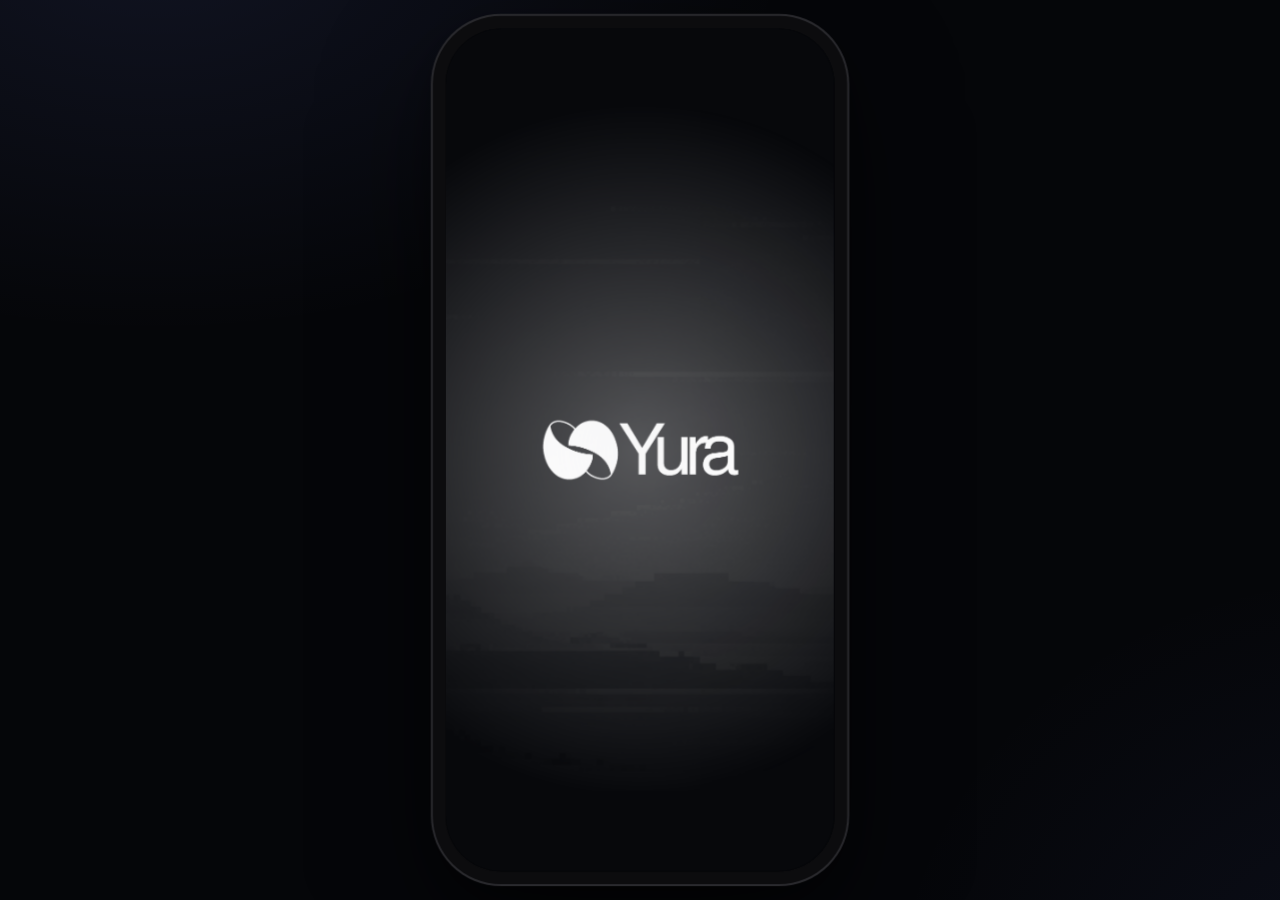
<file: app/index.html>
<!DOCTYPE html>
<html lang="en" data-theme="dark">
<head>
<meta charset="UTF-8" />
<meta name="viewport" content="width=device-width, initial-scale=1.0, maximum-scale=1.0, user-scalable=no, viewport-fit=cover" />
<title>Yura</title>
<meta name="apple-mobile-web-app-capable" content="yes" />
<meta name="apple-mobile-web-app-status-bar-style" content="black-translucent" />
<meta name="apple-mobile-web-app-title" content="Yura" />
<meta name="theme-color" content="#000000" />
<link rel="apple-touch-icon" href="assets/apple-touch-icon.png" />
<link rel="stylesheet" href="styles.css?v=13" />
</head>
<body>
  <div class="device" id="device">
    <div class="screen-viewport">
      <div class="dynamic-island"></div>

      <!-- status bar -->
      <div class="status-bar">
        <span id="clock">9:41</span>
        <div class="right">
          <!-- signal -->
          <svg width="18" height="12" viewBox="0 0 18 12" fill="currentColor"><rect x="0" y="8" width="3" height="4" rx="1"/><rect x="5" y="5" width="3" height="7" rx="1"/><rect x="10" y="2" width="3" height="10" rx="1"/><rect x="15" y="0" width="3" height="12" rx="1" opacity=".35"/></svg>
          <!-- wifi -->
          <svg width="17" height="12" viewBox="0 0 17 12" fill="currentColor"><path d="M8.5 2.2c2.7 0 5.2 1 7 2.8l-1.5 1.6A7.6 7.6 0 0 0 8.5 4.4 7.6 7.6 0 0 0 3 6.6L1.5 5A9.8 9.8 0 0 1 8.5 2.2Zm0 4a5.6 5.6 0 0 1 4 1.7L11 9.4a3.4 3.4 0 0 0-5 0L4.5 7.9a5.6 5.6 0 0 1 4-1.7Zm0 3.7c.8 0 1.5.6 1.5 1.1L8.5 12 7 11c0-.5.7-1.1 1.5-1.1Z"/></svg>
          <!-- battery -->
          <svg width="27" height="13" viewBox="0 0 27 13" fill="none"><rect x="1" y="1" width="22" height="11" rx="3" stroke="currentColor" opacity=".4"/><rect x="3" y="3" width="16" height="7" rx="1.5" fill="currentColor"/><rect x="24.5" y="4" width="2" height="5" rx="1" fill="currentColor" opacity=".4"/></svg>
        </div>
      </div>

      <!-- screens render here -->
      <div class="screens" id="screens"></div>

      <!-- nav bar (collapsed title) -->
      <div class="nav-bar" id="navbar"><span class="t" id="navbar-title"></span></div>
      <div class="nav-actions" id="nav-actions" hidden></div>

      <!-- tab bar -->
      <nav class="tab-bar" id="tabbar" hidden></nav>

      <!-- sheet -->
      <div class="sheet-scrim" id="scrim"></div>
      <div class="sheet" id="sheet"><div class="grabber"></div><div class="sheet-scroll" id="sheet-body"></div></div>

      <!-- fullscreen modal (ask yura / story) -->
      <div class="fs-modal" id="fsmodal"></div>

      <!-- toast -->
      <div class="toast" id="toast"></div>

      <div class="home-indicator"></div>
    </div>
  </div>

  <script type="module" src="app.js?v=13"></script>
</body>
</html>
</file>
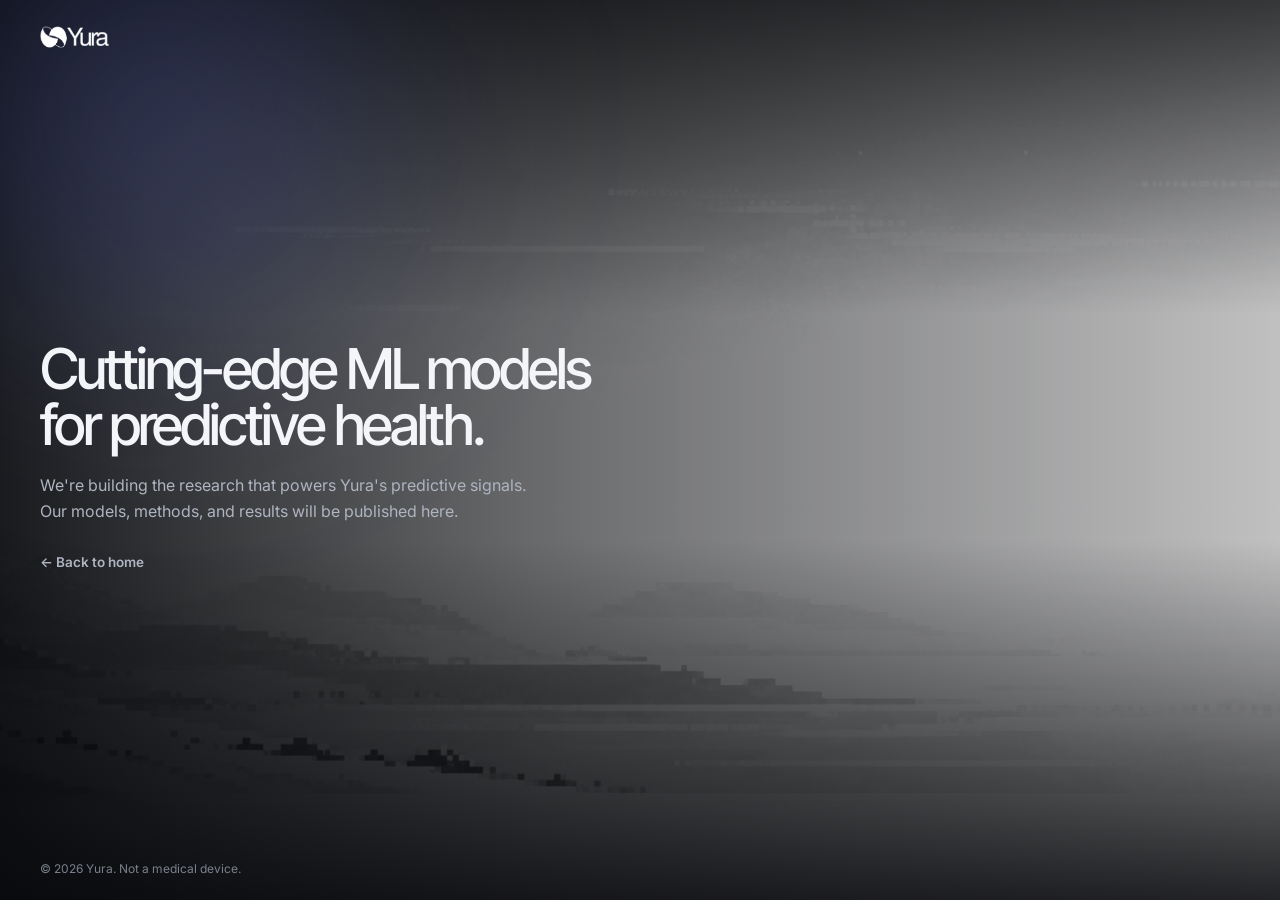
<file: research.html>
<!DOCTYPE html>
<html lang="en">
<head>
<meta charset="UTF-8" />
<meta name="viewport" content="width=device-width, initial-scale=1.0" />
<title>Research — Yura</title>
<meta name="description" content="Yura Research. Cutting-edge ML models for predictive health." />
<link rel="icon" href="img/favicon.png" />
<link rel="preconnect" href="https://fonts.googleapis.com" />
<link rel="preconnect" href="https://fonts.gstatic.com" crossorigin />
<link href="https://fonts.googleapis.com/css2?family=Inter+Tight:wght@400;500;600;700;800&family=Inter:wght@400;500;600&display=swap" rel="stylesheet" />
<style>
:root{
  --void:#06070a; --ink:#f3f5f9; --dim:#aeb4c0; --faint:#7a808c;
  --iris:linear-gradient(135deg,#aab6ff 0%,#d7dcff 50%,#f3f5ff 100%);
  --disp:'Inter Tight','Helvetica Neue',Helvetica,Arial,sans-serif;
  --sans:'Inter','Helvetica Neue',Helvetica,Arial,sans-serif;
  --ease:cubic-bezier(.22,.7,.3,1);
}
*{margin:0;padding:0;box-sizing:border-box}
body{background:var(--void);color:var(--ink);font-family:var(--sans);-webkit-font-smoothing:antialiased;min-height:100vh;display:flex;flex-direction:column;position:relative;overflow:hidden}
a{color:inherit;text-decoration:none}
/* very visible landscape background */
.bg{position:fixed;inset:0;z-index:0;background:url('img/land-a.png') center 55%/cover no-repeat;filter:grayscale(1) contrast(1.12) brightness(1.05)}
.bg-veil{position:fixed;inset:0;z-index:1;background:
  linear-gradient(to right,rgba(6,7,10,.92) 0%,rgba(6,7,10,.6) 42%,rgba(6,7,10,.25) 100%),
  linear-gradient(to bottom,rgba(6,7,10,.7),transparent 35%,transparent 60%,rgba(6,7,10,.85))}
.glow{position:fixed;top:-160px;left:-120px;width:560px;height:560px;border-radius:50%;z-index:1;filter:blur(120px);
  background:radial-gradient(circle,rgba(120,140,255,.4),transparent 70%);pointer-events:none}
.top,main,footer{position:relative;z-index:2}
.top{padding:26px 40px}
.top img{height:22px;display:block}
main{flex:1;display:flex;flex-direction:column;justify-content:center;padding:0 40px;max-width:680px}
h1{font-family:var(--disp);font-weight:500;letter-spacing:-.055em;line-height:1.0;font-size:clamp(30px,4.4vw,58px)}
p{color:var(--dim);font-size:16px;line-height:1.6;margin-top:20px;max-width:500px}
.back{margin-top:30px;font-size:13.5px;font-weight:600;color:var(--dim);transition:color .2s var(--ease)}
.back:hover{color:var(--ink)}
footer{padding:24px 40px;color:var(--faint);font-size:12px}
</style>
</head>
<body>
  <div class="bg"></div>
  <div class="bg-veil"></div>
  <div class="glow"></div>
  <div class="top"><a href="index.html"><img src="img/logo-white.png" alt="Yura" /></a></div>
  <main>
    <h1>Cutting-edge ML models<br>for predictive health.</h1>
    <p>We're building the research that powers Yura's predictive signals. Our models, methods, and results will be published here.</p>
    <a class="back" href="index.html">← Back to home</a>
  </main>
  <footer>© 2026 Yura. Not a medical device.</footer>
</body>
</html>
</file>
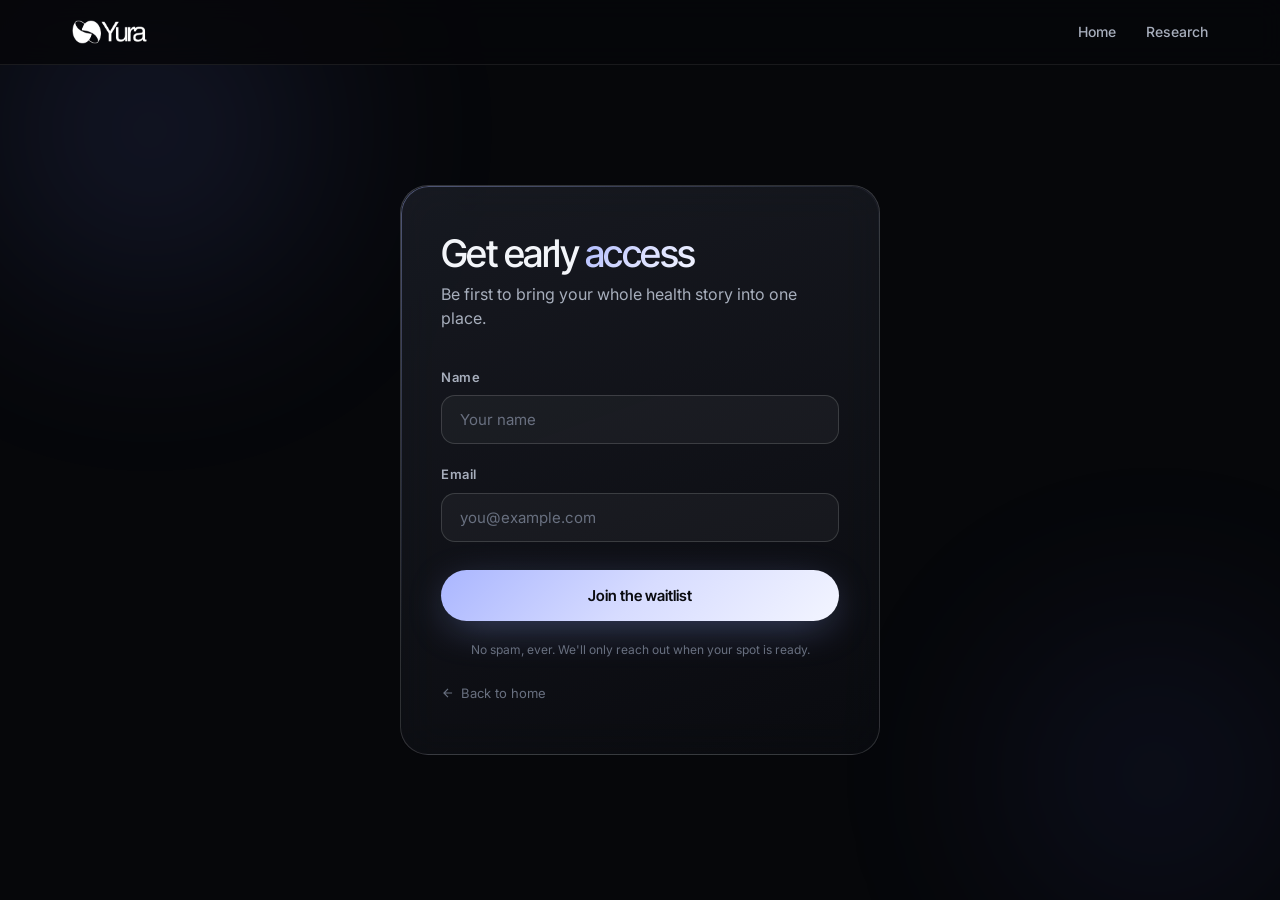
<file: signup.html>
<!DOCTYPE html>
<html lang="en">
<head>
<meta charset="UTF-8" />
<meta name="viewport" content="width=device-width, initial-scale=1.0" />
<title>Get Early Access · Yura</title>
<meta name="description" content="Join the Yura early access list. Be first to bring your whole health story into one place." />
<link rel="icon" href="img/favicon.png" />
<link rel="preconnect" href="https://fonts.googleapis.com" />
<link rel="preconnect" href="https://fonts.gstatic.com" crossorigin />
<link href="https://fonts.googleapis.com/css2?family=Inter+Tight:wght@400;500;600;700;800;900&family=Inter:wght@400;500;600&display=swap" rel="stylesheet" />
<style>
:root{
  --void:#06070a; --ink:#f3f5f9; --dim:#a7aebc; --faint:#697080;
  --line:rgba(255,255,255,.08); --line-2:rgba(255,255,255,.15);
  --glass:linear-gradient(160deg,rgba(40,44,55,.5),rgba(14,16,22,.46));
  --iris:linear-gradient(135deg,#aab6ff 0%,#d7dcff 50%,#f3f5ff 100%);
  --iris-2:linear-gradient(120deg,#7c8cff,#b3bcff);
  --glow:rgba(150,168,255,.4);
  --veil-rgb:6 7 10;
  --btn-ink:#0a0b10;
  --disp:'Inter Tight','Helvetica Neue',Helvetica,Arial,sans-serif;
  --head:'Inter Tight','Helvetica Neue',Helvetica,Arial,sans-serif;
  --sans:'Inter','Helvetica Neue',Helvetica,Arial,sans-serif;
  --ease:cubic-bezier(.22,.7,.3,1);
}
*{margin:0;padding:0;box-sizing:border-box;-webkit-tap-highlight-color:transparent}
html{scroll-behavior:smooth}
body{background:var(--void);color:var(--ink);font-family:var(--sans);-webkit-font-smoothing:antialiased;line-height:1.55;overflow-x:hidden;min-height:100vh;display:flex;flex-direction:column}
a{color:inherit;text-decoration:none}
h1,h2,h3{font-family:var(--disp);letter-spacing:-.03em;line-height:1.0;font-weight:600}
.grad{background:var(--iris);-webkit-background-clip:text;background-clip:text;color:transparent}

.blob{position:fixed;border-radius:50%;filter:blur(100px);opacity:.4;pointer-events:none;z-index:0}
.blob.a{width:500px;height:500px;background:radial-gradient(circle,rgba(120,140,255,.45),transparent 70%);top:-120px;left:-100px}
.blob.b{width:450px;height:450px;background:radial-gradient(circle,rgba(90,110,220,.35),transparent 70%);bottom:-100px;right:-100px}

/* nav */
.nav{position:fixed;top:0;left:0;right:0;z-index:60;background:rgba(6,7,10,.85);backdrop-filter:blur(12px);-webkit-backdrop-filter:blur(12px);border-bottom:1px solid var(--line)}
.nav .in{max-width:1200px;margin:0 auto;padding:20px 32px;display:flex;align-items:center;gap:34px}
.nav .logo{height:24px;display:block}
.nav .links{display:flex;gap:30px;margin-left:auto;align-items:center}
.nav .links a{font-size:14px;font-weight:500;color:var(--dim);transition:color .2s}
.nav .links a:hover{color:var(--ink)}

/* page */
.page{flex:1;display:flex;align-items:center;justify-content:center;padding:120px 32px 80px;position:relative;z-index:1}
.card{width:100%;max-width:480px;background:var(--glass);border:1px solid var(--line-2);border-radius:28px;padding:48px 40px;backdrop-filter:blur(20px);-webkit-backdrop-filter:blur(20px);position:relative;overflow:hidden}
.card::before{content:"";position:absolute;inset:0;border-radius:28px;padding:1px;background:linear-gradient(140deg,rgba(170,182,255,.4),transparent 50%);
  -webkit-mask:linear-gradient(#000 0 0) content-box,linear-gradient(#000 0 0);-webkit-mask-composite:xor;mask-composite:exclude;pointer-events:none}
.card h1{font-family:var(--head);font-weight:500;font-size:clamp(28px,4vw,38px);letter-spacing:-.04em;margin-bottom:10px}
.card .sub{color:var(--dim);font-size:16px;margin-bottom:36px}

/* form */
.field{margin-bottom:20px}
.field label{display:block;font-size:13px;font-weight:600;color:var(--dim);letter-spacing:.04em;margin-bottom:8px}
.field input{width:100%;padding:14px 18px;border-radius:14px;border:1px solid var(--line-2);background:rgba(255,255,255,.04);color:var(--ink);font-family:var(--sans);font-size:15px;outline:none;transition:border-color .25s var(--ease),box-shadow .25s var(--ease)}
.field input:focus{border-color:rgba(170,182,255,.5);box-shadow:0 0 0 3px rgba(150,168,255,.12)}
.field input::placeholder{color:var(--faint)}

.btn{display:inline-flex;align-items:center;justify-content:center;gap:8px;font-family:var(--disp);font-weight:600;font-size:15px;border-radius:999px;padding:16px 28px;cursor:pointer;border:none;transition:.25s var(--ease);width:100%;margin-top:8px}
.btn-iris{background:var(--iris);color:var(--btn-ink);box-shadow:0 10px 40px -8px var(--glow)}
.btn-iris:hover{transform:translateY(-2px);box-shadow:0 16px 50px -6px var(--glow)}

.back{display:inline-flex;align-items:center;gap:6px;margin-top:24px;font-size:13px;color:var(--faint);transition:color .2s}
.back:hover{color:var(--ink)}
.back svg{transition:transform .2s var(--ease)}
.back:hover svg{transform:translateX(-3px)}

.note{margin-top:20px;font-size:12px;color:var(--faint);text-align:center;line-height:1.5}

/* success state */
.success{display:none;text-align:center}
.success .check{width:56px;height:56px;border-radius:50%;background:rgba(170,182,255,.12);display:grid;place-items:center;margin:0 auto 20px;color:#aab6ff}
.success h2{font-family:var(--head);font-weight:500;font-size:26px;letter-spacing:-.03em;margin-bottom:10px}
.success p{color:var(--dim);font-size:15px}

@media(max-width:520px){
  .card{padding:36px 24px;border-radius:22px}
}
</style>
</head>
<body>

<div class="blob a"></div>
<div class="blob b"></div>

<nav class="nav">
  <div class="in">
    <a href="index.html"><img class="logo" src="img/logo-white.png" alt="Yura" /></a>
    <div class="links">
      <a href="index.html">Home</a>
      <a href="research.html">Research</a>
    </div>
  </div>
</nav>

<main class="page">
  <div class="card">
    <div id="formView">
      <h1>Get early <span class="grad">access</span></h1>
      <p class="sub">Be first to bring your whole health story into one place.</p>
      <form name="early-access" method="POST" netlify id="signupForm">
        <input type="hidden" name="form-name" value="early-access" />
        <div class="field">
          <label for="name">Name</label>
          <input type="text" id="name" name="name" placeholder="Your name" required />
        </div>
        <div class="field">
          <label for="email">Email</label>
          <input type="email" id="email" name="email" placeholder="you@example.com" required />
        </div>
        <button type="submit" class="btn btn-iris">Join the waitlist</button>
      </form>
      <p class="note">No spam, ever. We'll only reach out when your spot is ready.</p>
      <a class="back" href="index.html"><svg width="14" height="14" viewBox="0 0 24 24" fill="none" stroke="currentColor" stroke-width="2"><path d="M19 12H5M12 5l-7 7 7 7"/></svg> Back to home</a>
    </div>
    <div class="success" id="successView">
      <div class="check"><svg width="28" height="28" viewBox="0 0 24 24" fill="none" stroke="currentColor" stroke-width="2.5"><path d="M20 6 9 17l-5-5"/></svg></div>
      <h2>You're on the list.</h2>
      <p>We'll reach out when your spot is ready. In the meantime, explore the demo.</p>
      <a class="back" href="index.html" style="justify-content:center;margin-top:28px"><svg width="14" height="14" viewBox="0 0 24 24" fill="none" stroke="currentColor" stroke-width="2"><path d="M19 12H5M12 5l-7 7 7 7"/></svg> Back to home</a>
    </div>
  </div>
</main>

<script>
document.getElementById('signupForm').addEventListener('submit', function(e) {
  e.preventDefault();
  const form = e.target;
  const data = new FormData(form);
  fetch('/', {
    method: 'POST',
    headers: { 'Content-Type': 'application/x-www-form-urlencoded' },
    body: new URLSearchParams(data).toString()
  }).then(() => {
    document.getElementById('formView').style.display = 'none';
    document.getElementById('successView').style.display = 'block';
  }).catch(() => {
    document.getElementById('formView').style.display = 'none';
    document.getElementById('successView').style.display = 'block';
  });
});
</script>
</body>
</html>
</file>
<file: app/styles.css>
/* ============================================================
   YURA — iOS app preview
   Brand tokens, dark/light theming, iPhone frame, iOS kit, motion
   ============================================================ */

@import url('https://fonts.googleapis.com/css2?family=Inter+Tight:wght@400;500;600;700;800;900&family=Inter:wght@400;500;600;700&display=swap');

/* ============================================================
   YURA — monochrome rebrand. Black & white, editorial, soft.
   Variable NAMES kept (incl. legacy "iris"/accent names) but
   remapped to a neutral grayscale so all components go mono.
   ============================================================ */

/* ---------- Tokens: DARK (primary) — cool charcoal, glass + glow ---------- */
:root {
  --void: #07080b;
  --surface: rgba(22,24,30,.66);     /* glass base — translucent */
  --surface-solid: #121419;
  --surface-2: rgba(28,31,38,.72);
  --surface-3: rgba(38,42,52,.6);
  --hairline: rgba(255,255,255,.07);
  --hairline-2: rgba(255,255,255,.13);

  --ink: #f3f5f9;
  --ink-dim: #a7aebc;
  --ink-faint: #69707d;

  --bone: #f3f5f9;

  /* legacy accent names → cool grays / glow */
  --coral: #f3f5f9;     /* strongest / negative */
  --red: #cbd0da;
  --amber: #9aa1b0;     /* watch */
  --magenta: #c4c9d4;
  --teal: #8b93a3;      /* info */
  --green: #e2e6ee;     /* positive */
  --iris: linear-gradient(135deg, #aab6ff 0%, #d7dcff 50%, #f3f5ff 100%);   /* cool glow gradient */
  --iris-soft: rgba(170,182,255,.10);
  --glow: rgba(150,168,255,.22);     /* signature cool glow */
  --glow-strong: rgba(160,176,255,.4);
  --btn-ink: #0a0b10;   /* text on the bright button */

  /* glass card recipe */
  --glass-bg: linear-gradient(160deg, rgba(40,44,55,.55), rgba(16,18,24,.5));
  --glass-hi: rgba(255,255,255,.08);   /* top inset highlight */

  --logo-img: url('assets/logo-white.png');
  --icon-img: url('assets/mark-white.png');
  --app-icon-bg: #07080b;

  --shadow-card: 0 1px 0 var(--glass-hi) inset, 0 1px 24px rgba(0,0,0,.5), 0 0 0 .5px rgba(255,255,255,.04);
  --shadow-sheet: 0 -10px 50px rgba(0,0,0,.7);
  --blur: saturate(150%) blur(26px);

  --radius: 22px;
  --radius-sm: 14px;
  --radius-lg: 30px;

  --tabbar-bg: rgba(12,12,11,.72);
  --nav-bg: rgba(12,12,11,.55);

  --font-display: 'Inter Tight', 'Helvetica Neue', Helvetica, Arial, sans-serif;
  --font-round: 'Inter', 'Helvetica Neue', Helvetica, Arial, sans-serif;
  --font-body: 'Inter', 'Helvetica Neue', Helvetica, Arial, sans-serif;

  --ease-spring: cubic-bezier(.34, 1.56, .64, 1);
  --ease-out: cubic-bezier(.22, .61, .36, 1);
}

/* ---------- Tokens: LIGHT (primary) ---------- */
[data-theme="light"] {
  --void: #eceef2;          /* soft cool light */
  --surface: rgba(255,255,255,.7);
  --surface-solid: #ffffff;
  --surface-2: rgba(255,255,255,.82);
  --surface-3: rgba(232,235,240,.7);
  --hairline: rgba(20,22,28,.08);
  --hairline-2: rgba(20,22,28,.14);

  --ink: #0f1115;
  --ink-dim: #545a64;
  --ink-faint: #969ba6;

  --coral: #0f1115;
  --red: #40444c;
  --amber: #767b85;
  --magenta: #34373d;
  --teal: #969ba6;
  --green: #2a2d33;
  --iris: linear-gradient(135deg, #5b6bff, #8e9bff);
  --iris-soft: rgba(91,107,255,.08);
  --glow: rgba(91,107,255,.18);
  --glow-strong: rgba(91,107,255,.32);
  --btn-ink: #ffffff;

  --glass-bg: linear-gradient(160deg, rgba(255,255,255,.78), rgba(244,246,250,.62));
  --glass-hi: rgba(255,255,255,.9);

  --logo-img: url('assets/logo-black.png');
  --icon-img: url('assets/mark-black.png');
  --app-icon-bg: #ffffff;

  --shadow-card: 0 1px 0 var(--glass-hi) inset, 0 8px 30px rgba(20,22,28,.08), 0 0 0 .5px rgba(20,22,28,.04);
  --shadow-sheet: 0 -10px 40px rgba(20,22,28,.16);

  --tabbar-bg: rgba(246,245,242,.8);
  --nav-bg: rgba(238,237,234,.6);
}

* { margin: 0; padding: 0; box-sizing: border-box; -webkit-tap-highlight-color: transparent; }
[hidden] { display: none !important; }

html, body { height: 100%; }
body {
  font-family: var(--font-body);
  background:
    radial-gradient(1100px 700px at 12% -8%, rgba(120,140,255,.10), transparent 58%),
    radial-gradient(900px 800px at 108% 112%, rgba(90,110,220,.08), transparent 55%),
    #050609;
  color: #e8eaef;
  display: grid; place-items: center;
  height: 100vh; height: 100dvh;
  overflow: hidden;
  font-size: 16px;
  transition: background .6s var(--ease-out);
}
/* device is centered and scaled by JS (--fit) to always fully fit the window */
.device {
  position: fixed; top: 50%; left: 50%;
  transform: translate(-50%, -50%) scale(var(--fit, 1));
  transform-origin: center center;
}

/* Full-screen mode for narrow windows / phones: no bezel, fills viewport */
body.bare { place-items: stretch; }
.device.bare {
  position: fixed; inset: 0; top: 0; left: 0;
  width: 100vw; height: 100dvh; border-radius: 0; box-shadow: none;
  transform: none !important;
}
.device.bare .screen-viewport { border-radius: 0; }
.device.bare .dynamic-island { display: none; }
[data-theme="light"] body {
  background:
    radial-gradient(1100px 700px at 12% -8%, rgba(91,107,255,.12), transparent 58%),
    radial-gradient(900px 800px at 108% 112%, rgba(140,155,255,.10), transparent 55%),
    #e6e8ee;
}

/* ============================================================
   iPhone frame
   ============================================================ */
.device {
  width: 393px; height: 852px;
  background: var(--void);
  border-radius: 56px;
  box-shadow:
    0 0 0 13px #0c0c0e,
    0 0 0 15px #2a2a2e,
    0 50px 120px rgba(0,0,0,.7),
    0 10px 40px rgba(0,0,0,.5);
  overflow: hidden;
  transition: background .6s var(--ease-out);
}
[data-theme="light"] .device { box-shadow: 0 0 0 13px #c9c8c2, 0 0 0 15px #e6e5e1, 0 50px 120px rgba(20,20,16,.28); }

.screen-viewport {
  position: absolute; inset: 0;
  border-radius: 56px;
  overflow: hidden;
  background: var(--void);
}

/* Dynamic Island */
.dynamic-island {
  position: absolute; top: 11px; left: 50%; transform: translateX(-50%);
  width: 122px; height: 35px; background: #000; border-radius: 20px; z-index: 60;
  pointer-events: none;
}
[data-theme="light"] .dynamic-island { background: #0c0c0e; }

/* Status bar */
.status-bar {
  position: absolute; top: 0; left: 0; right: 0; height: 54px; z-index: 55;
  display: flex; align-items: center; justify-content: space-between;
  padding: 16px 30px 0; color: var(--ink); pointer-events: none;
  font-family: var(--font-body); font-weight: 600; font-size: 15px;
}
.status-bar .right { display: flex; gap: 7px; align-items: center; }
.status-bar svg { display: block; }

/* Home indicator */
.home-indicator {
  position: absolute; bottom: 9px; left: 50%; transform: translateX(-50%);
  width: 140px; height: 5px; border-radius: 3px; background: var(--ink); opacity: .9; z-index: 60;
  pointer-events: none;
}

/* ============================================================
   Screen system
   ============================================================ */
.screens { position: absolute; inset: 0; }
.screen {
  position: absolute; inset: 0;
  display: flex; flex-direction: column;
  background: var(--void);
  overflow: hidden;
  transition: background .6s var(--ease-out);
}
.screen[hidden] { display: none !important; }

.scroll {
  flex: 1; overflow-y: auto; overflow-x: hidden;
  padding-top: 54px;
  -webkit-overflow-scrolling: touch;
  scrollbar-width: none;
}
.scroll::-webkit-scrollbar { display: none; }
.has-tabbar .scroll { padding-bottom: 96px; }

/* Iridescent orb atmosphere */
.orb {
  position: absolute; width: 360px; height: 360px; border-radius: 50%;
  background: var(--iris); filter: blur(80px); opacity: .16;
  pointer-events: none; z-index: 0;
  animation: orbFloat 18s ease-in-out infinite alternate;
}
[data-theme="light"] .orb { opacity: .12; }
@keyframes orbFloat {
  0% { transform: translate(-40px, -30px) scale(1); }
  100% { transform: translate(40px, 30px) scale(1.18); }
}

/* ============================================================
   Navigation — large title
   ============================================================ */
.nav-large {
  position: relative; z-index: 2;
  padding: 6px 22px 8px;
}
.nav-large .eyebrow {
  font-family: var(--font-body); font-size: 13px; font-weight: 600;
  letter-spacing: .04em; color: var(--ink-faint); text-transform: uppercase;
}
.nav-large h1 {
  font-family: var(--font-display); font-weight: 800; font-size: 32px;
  letter-spacing: -.02em; color: var(--ink); line-height: 1.1; margin-top: 2px;
}
.nav-bar {
  position: absolute; top: 0; left: 0; right: 0; height: 96px; z-index: 40;
  display: flex; align-items: flex-end; justify-content: center; padding-bottom: 12px;
  background: var(--nav-bg); backdrop-filter: var(--blur);
  opacity: 0; transition: opacity .25s var(--ease-out);
  pointer-events: none;
  border-bottom: .5px solid var(--hairline);
}
.nav-bar.show { opacity: 1; }
.nav-bar .t { font-family: var(--font-display); font-weight: 700; font-size: 17px; color: var(--ink); }

.nav-actions { position: absolute; top: 56px; right: 18px; z-index: 45; display: flex; gap: 10px; }
.nav-icon-btn {
  width: 38px; height: 38px; border-radius: 50%;
  background: var(--surface-2); border: .5px solid var(--hairline);
  display: grid; place-items: center; color: var(--ink); cursor: pointer;
  transition: transform .2s var(--ease-spring), background .3s;
}
.nav-icon-btn:active { transform: scale(.88); }
.avatar {
  width: 38px; height: 38px; border-radius: 50%;
  background: var(--iris); display: grid; place-items: center;
  font-family: var(--font-display); font-weight: 700; color: #fff; font-size: 15px; cursor: pointer;
  border: 1.5px solid var(--surface);
}

/* ============================================================
   Cards / surfaces
   ============================================================ */
.px { padding-left: 22px; padding-right: 22px; }
.card {
  position: relative; z-index: 1;
  background: var(--glass-bg); border: .5px solid var(--hairline);
  border-radius: var(--radius); box-shadow: var(--shadow-card);
  backdrop-filter: var(--blur); -webkit-backdrop-filter: var(--blur);
  padding: 18px; margin: 0 22px 16px;
}
.card.flush { padding: 0; overflow: hidden; }
.section-label {
  font-family: var(--font-body); font-size: 13px; font-weight: 700;
  letter-spacing: .04em; text-transform: uppercase; color: var(--ink-faint);
  margin: 22px 22px 10px;
}
.section-row { display: flex; align-items: baseline; justify-content: space-between; }
.section-row .more { font-size: 13px; color: var(--coral); font-weight: 600; }

/* ---------- Yura ring (Today hero) ---------- */
.ring-hero {
  margin: 6px 22px 18px; position: relative; z-index: 1;
  background: var(--glass-bg); border: .5px solid var(--hairline-2);
  border-radius: var(--radius-lg);
  box-shadow: var(--shadow-card), 0 0 60px -12px var(--glow);
  backdrop-filter: var(--blur); -webkit-backdrop-filter: var(--blur);
  padding: 22px 22px 18px; overflow: hidden;
}
.ring-hero .orb-inner { position: absolute; right: -60px; top: -80px; width: 260px; height: 260px; border-radius: 50%; background: var(--iris); filter: blur(50px); opacity: .22; }
.hero-top { display: flex; align-items: center; gap: 20px; position: relative; }
.ring { position: relative; width: 128px; height: 128px; flex: none; }
.ring svg { transform: rotate(-90deg); display: block; }
/* single, optically-centered number */
.ring .ring-center { position: absolute; inset: 0; display: flex; align-items: center; justify-content: center; }
.ring .score { font-family: var(--font-display); font-weight: 800; font-size: 42px; color: var(--ink); line-height: 1; letter-spacing: -.02em; font-variant-numeric: tabular-nums; }
.ring-hero .ring-text .eyebrow { font-family: var(--font-body); font-size: 11px; font-weight: 700; letter-spacing: .16em; text-transform: uppercase; color: var(--ink-faint); }
.ring-hero .ring-text h2 { font-family: var(--font-display); font-weight: 800; font-size: 24px; letter-spacing: -.02em; line-height: 1.05; margin: 4px 0 7px; }
.ring-hero .ring-text p { color: var(--ink-dim); font-size: 13.5px; line-height: 1.5; }
.ring-hero .week-link { display: inline-flex; align-items: center; gap: 4px; margin-top: 12px; font-family: var(--font-body); font-weight: 700; font-size: 13px; color: var(--ink); cursor: pointer; padding: 8px 14px; border-radius: 999px; background: var(--surface-3); border: .5px solid var(--hairline); transition: transform .15s var(--ease-spring); }
.ring-hero .week-link:active { transform: scale(.95); }

/* hero mini-stat strip */
.hero-strip { display: grid; grid-template-columns: 1fr 1fr 1fr; gap: 1px; margin-top: 18px; border-top: .5px solid var(--hairline); padding-top: 16px; position: relative; }
.hero-strip .hs { text-align: center; position: relative; }
.hero-strip .hs + .hs::before { content: ""; position: absolute; left: 0; top: 4px; bottom: 4px; width: 1px; background: var(--hairline); }
.hero-strip .hs .hv { font-family: var(--font-display); font-weight: 700; font-size: 18px; color: var(--ink); font-variant-numeric: tabular-nums; }
.hero-strip .hs .hv small { font-size: 11px; color: var(--ink-faint); font-weight: 500; }
.hero-strip .hs .hl { font-size: 10.5px; letter-spacing: .04em; color: var(--ink-faint); margin-top: 3px; text-transform: uppercase; }
.hero-strip .hs .hd { font-size: 10.5px; font-weight: 600; margin-top: 2px; }
.hd.up { color: var(--ink); } .hd.down { color: var(--ink-dim); } .hd.flat { color: var(--ink-faint); }

/* bone pinwheel mark for use on the iridescent gradient */
/* mark that contrasts the accent ("iris") fill — opposite of --icon-img */
:root { --mark-on-accent: url('assets/mark-black.png'); }
[data-theme="light"] { --mark-on-accent: url('assets/mark-white.png'); }
.logo-mark-bone { background: var(--mark-on-accent) center/contain no-repeat; }

/* ---------- mode chip + title row ---------- */
.title-row{display:flex;align-items:center;justify-content:space-between;gap:12px}
.mode-row{padding:0 22px 10px}
.mode-chip{display:inline-flex;align-items:center;gap:5px;font-family:var(--font-body);font-weight:700;font-size:12.5px;
  color:var(--ink);background:var(--iris-soft);border:.5px solid var(--hair2);padding:7px 12px;border-radius:999px;cursor:pointer;white-space:nowrap}
.mode-opt{display:flex;align-items:center;justify-content:space-between;gap:12px;padding:15px 16px;border-radius:14px;background:var(--surface-2);border:.5px solid var(--hairline);margin-bottom:10px;cursor:pointer}
.mode-opt.on{background:var(--iris-soft);border-color:transparent}

/* ---------- onboarding quiz ---------- */
.quiz-opts{display:flex;flex-direction:column;gap:12px;padding:0 22px}
.quiz-opt{text-align:left;font-family:var(--font-display);font-weight:600;font-size:17px;color:var(--ink);
  background:var(--surface-2);border:.5px solid var(--hairline);border-radius:16px;padding:18px 18px;cursor:pointer;transition:transform .15s var(--ease-spring),border-color .2s}
.quiz-opt:active{transform:scale(.98)} .quiz-opt:hover{border-color:var(--hair2)}

/* ---------- predictive (BETA) ---------- */
.beta{font-family:var(--font-body);font-weight:700;font-size:10px;letter-spacing:.12em;color:var(--btn-ink);background:var(--iris);padding:3px 8px;border-radius:6px}
.pred-card{cursor:pointer}
.pred-head{display:flex;align-items:center;gap:9px;margin-bottom:12px}
.pred-row{display:flex;align-items:center;gap:14px}
.pred-prob{font-family:var(--font-display);font-weight:800;font-size:34px;letter-spacing:-.02em;line-height:1;flex:none;min-width:64px}
.pred-prob.good{color:var(--green)} .pred-prob.watch{color:var(--amber)} .pred-prob.notable{color:var(--coral)}

/* ---------- live health ---------- */
.livedot{width:8px;height:8px;border-radius:50%;background:var(--green);box-shadow:0 0 8px var(--green);animation:lp 1.6s infinite}
@keyframes lp{0%,100%{opacity:1}50%{opacity:.35}}
.live-card{display:flex;align-items:center;gap:14px;cursor:pointer}
.live-ic,.reco-ic{width:46px;height:46px;border-radius:14px;background:var(--iris-soft);display:grid;place-items:center;flex:none;color:var(--ink)}
.live-item{display:flex;gap:12px;padding:14px;border-radius:14px;background:var(--surface-2);border:.5px solid var(--hairline);margin-bottom:10px;border-left:3px solid var(--hair2)}
.live-item.watch{border-left-color:var(--amber)} .live-item.notable{border-left-color:var(--coral)} .live-item.info{border-left-color:var(--teal)}
.live-item .li-ic{width:34px;height:34px;border-radius:10px;background:var(--iris-soft);display:grid;place-items:center;flex:none;color:var(--ink)}
.ls-row{display:flex;gap:12px;align-items:flex-start;padding:11px 0;border-bottom:.5px solid var(--hairline)}
.ls-row:last-child{border-bottom:none}

/* ---------- streak / athlete reco ---------- */
.card.streak{display:flex;align-items:center;justify-content:space-between;gap:14px}
.card.reco{display:flex;gap:14px;align-items:center}

/* ---------- family ---------- */
.fam-card{background:var(--surface-2);border:.5px solid var(--hairline);border-radius:16px;padding:16px;margin-bottom:12px;border-left:3px solid var(--hair2)}
.fam-card.watch{border-left-color:var(--amber)} .fam-card.good{border-left-color:var(--green)} .fam-card.notable{border-left-color:var(--coral)}
.fam-top{display:flex;align-items:center;gap:12px}
.fam-ava{background-size:cover !important;background-position:center !important;overflow:hidden;flex:none}

/* ---------- book a yura ---------- */
.book-yura{background:linear-gradient(140deg,rgba(170,182,255,.16),rgba(120,140,255,.07) 55%,rgba(40,44,55,.4));border:.5px solid var(--hairline-2);box-shadow:var(--shadow-card),0 0 50px -16px var(--glow)}
.by-top{display:flex;align-items:center;gap:9px}
.by-docs{display:flex;gap:10px;margin-top:14px}
.by-doc{display:flex;align-items:center;gap:9px;background:var(--surface-2);border:.5px solid var(--hairline);border-radius:12px;padding:9px 12px;cursor:pointer;flex:1}

/* ---------- simple (elder) mode ---------- */
.simple-hero{margin:8px 22px 18px;border-radius:26px;padding:34px 24px;text-align:center;border:.5px solid var(--hairline)}
.simple-hero.ok{background:rgba(79,208,127,.12)} .simple-hero.watch{background:rgba(255,176,32,.14)} .simple-hero.low{background:rgba(231,93,66,.14)}
.simple-emoji{font-family:var(--font-display);font-weight:800;font-size:54px;line-height:1}
.simple-hero.ok .simple-emoji{color:var(--green)} .simple-hero.watch .simple-emoji{color:var(--amber)} .simple-hero.low .simple-emoji{color:var(--coral)}
.simple-word{font-family:var(--font-display);font-weight:800;font-size:26px;color:var(--ink);margin-top:14px;letter-spacing:-.01em}
.simple-cards{display:grid;grid-template-columns:repeat(3,1fr);gap:12px;padding:0 22px;margin-bottom:20px}
.simple-card{background:var(--surface-2);border:.5px solid var(--hairline);border-radius:18px;padding:18px 10px;text-align:center}
.simple-card .sc-ic{color:var(--ink-dim);display:grid;place-items:center;margin-bottom:10px}
.simple-card .sc-l{font-size:14px;color:var(--ink-dim);font-weight:600}
.simple-card .sc-v{font-family:var(--font-display);font-weight:800;font-size:18px;margin-top:6px}
.simple-card .sc-v.good{color:var(--green)} .simple-card .sc-v.watch{color:var(--amber)}
.simple-btn{margin-bottom:12px;font-size:17px;padding:17px}

/* ---------- Readiness drivers (what's shaping today) ---------- */
.card.drivers { padding: 8px 18px; }
.driver { display: grid; grid-template-columns: 86px 1fr 40px; align-items: center; gap: 12px; padding: 11px 0; cursor: pointer; }
.driver + .driver { border-top: .5px solid var(--hairline); }
.driver .dlabel { font-size: 13.5px; color: var(--ink); font-weight: 500; }
.driver .dbar { position: relative; height: 8px; background: var(--surface-3); border-radius: 5px; }
.driver .dbar .center { position: absolute; left: 50%; top: -3px; bottom: -3px; width: 1px; background: var(--hairline-2); }
.driver .dbar i { position: absolute; top: 0; bottom: 0; border-radius: 5px; min-width: 4px; animation: growBar .7s var(--ease-out); }
@keyframes growBar { from { width: 0 !important; } }
.driver .dval { text-align: right; font-family: var(--font-display); font-weight: 700; font-size: 14px; font-variant-numeric: tabular-nums; }

/* ---------- Chips ---------- */
.chip {
  display: inline-flex; align-items: center; gap: 6px;
  font-family: var(--font-body); font-size: 12px; font-weight: 600;
  padding: 5px 11px; border-radius: 999px; color: var(--ink-dim);
  background: var(--surface-3); border: .5px solid var(--hairline);
}
.chip .dot { width: 7px; height: 7px; border-radius: 50%; }
.chip.good { color: var(--ink-dim); } .chip.good .dot { background: var(--ink); box-shadow: 0 0 8px var(--hairline-2); }
.chip.watch { color: var(--ink-faint); } .chip.watch .dot { background: var(--ink-dim); box-shadow: 0 0 8px var(--hairline-2); }
.chip.notable { color: var(--ink); } .chip.notable .dot { background: var(--ink); box-shadow: 0 0 8px var(--hairline-2); }
.chip.iris { color: var(--ink); background: var(--iris-soft); border-color: transparent; }

/* ---------- Insight cards (what changed) ---------- */
.insight {
  position: relative; overflow: hidden;
  background: var(--glass-bg); border: .5px solid var(--hairline);
  border-radius: var(--radius); box-shadow: var(--shadow-card);
  backdrop-filter: var(--blur); -webkit-backdrop-filter: var(--blur);
  padding: 18px; margin: 0 22px 14px; cursor: pointer;
  transition: transform .2s var(--ease-spring);
}
.insight:active { transform: scale(.98); }
.insight .ins-top { display: flex; align-items: center; gap: 10px; margin-bottom: 11px; }
.insight .ins-ico { width: 34px; height: 34px; border-radius: 11px; display: grid; place-items: center; background: var(--iris-soft); }
.insight h3 { font-family: var(--font-display); font-weight: 700; font-size: 16.5px; color: var(--ink); letter-spacing: -.01em; flex: 1; }
.insight p { color: var(--ink-dim); font-size: 14px; line-height: 1.55; }
.insight .ins-foot { display: flex; align-items: center; gap: 10px; margin-top: 13px; }
.confidence { display: flex; align-items: center; gap: 6px; font-size: 11.5px; color: var(--ink-faint); font-weight: 600; }
.confidence .bars { display: flex; gap: 2px; }
.confidence .bars i { width: 3px; height: 11px; border-radius: 2px; background: var(--hairline-2); }
.confidence .bars i.on { background: var(--coral); }

/* ---------- Metric tiles ---------- */
.tiles { display: grid; grid-template-columns: 1fr 1fr; gap: 14px; padding: 0 22px; position: relative; z-index: 1; }
.tile {
  background: var(--glass-bg); border: .5px solid var(--hairline);
  border-radius: var(--radius); box-shadow: var(--shadow-card);
  backdrop-filter: var(--blur); -webkit-backdrop-filter: var(--blur);
  padding: 15px 16px; cursor: pointer; overflow: hidden; position: relative;
  transition: transform .2s var(--ease-spring), border-color .2s;
}
.tile:hover { border-color: var(--hairline-2); }
.tile:active { transform: scale(.97); }
.tile .t-head { display: flex; align-items: center; gap: 8px; }
.tile .t-ico { width: 26px; height: 26px; display: grid; place-items: center; color: var(--ink-dim); }
.tile .t-name { font-size: 13px; color: var(--ink-dim); font-weight: 600; }
.tile .t-val { font-family: var(--font-display); font-weight: 700; font-size: 27px; color: var(--ink); margin-top: 8px; line-height: 1; }
.tile .t-val small { font-size: 13px; color: var(--ink-faint); font-weight: 500; }
.tile .t-delta { font-size: 12px; font-weight: 600; margin-top: 5px; }
.tile .t-delta.up { color: var(--ink); } .tile .t-delta.down { color: var(--ink-dim); } .tile .t-delta.flat { color: var(--ink-faint); }
.tile .spark { margin-top: 8px; height: 30px; }

/* ============================================================
   List rows (Connect, settings, etc.)
   ============================================================ */
.list { margin: 0 22px 16px; background: var(--glass-bg); border: .5px solid var(--hairline); border-radius: var(--radius); overflow: hidden; box-shadow: var(--shadow-card); backdrop-filter: var(--blur); -webkit-backdrop-filter: var(--blur); position: relative; z-index: 1; }
.row { display: flex; align-items: center; gap: 13px; padding: 14px 16px; border-bottom: .5px solid var(--hairline); cursor: pointer; transition: background .15s; }
.row:last-child { border-bottom: none; }
.row:active { background: var(--surface-3); }
.row .r-ico { width: 40px; height: 40px; border-radius: 11px; display: grid; place-items: center; flex: none; font-family: var(--font-display); font-weight: 700; font-size: 15px; }
.row .r-main { flex: 1; min-width: 0; }
.row .r-title { font-size: 15.5px; font-weight: 600; color: var(--ink); }
.row .r-sub { font-size: 12.5px; color: var(--ink-faint); margin-top: 2px; }
.row .r-trail { font-size: 13px; color: var(--ink-faint); display: flex; align-items: center; gap: 8px; }
.chev { color: var(--ink-faint); opacity: .6; }

/* device quality bar */
.quality { width: 54px; height: 5px; border-radius: 3px; background: var(--hairline-2); overflow: hidden; }
.quality i { display: block; height: 100%; border-radius: 3px; background: var(--iris); }

/* ============================================================
   Buttons
   ============================================================ */
.btn {
  font-family: var(--font-display); font-weight: 700; font-size: 16px;
  border: none; border-radius: 16px; padding: 15px 20px; cursor: pointer;
  width: 100%; transition: transform .15s var(--ease-spring), opacity .2s;
}
.btn:active { transform: scale(.97); }
.btn-primary { background: var(--ink); color: var(--void); }
.btn-iris { background: var(--iris); color: var(--btn-ink); box-shadow: 0 8px 28px -8px var(--glow-strong); }
.btn-ghost { background: var(--surface-3); color: var(--ink); border: .5px solid var(--hairline); }
.btn-row { display: flex; gap: 10px; }
.btn.sm { padding: 11px 16px; font-size: 14px; width: auto; border-radius: 13px; }
.btn-apple, .btn-google {
  display: flex; align-items: center; justify-content: center; gap: 10px;
  background: var(--surface-2); color: var(--ink); border: .5px solid var(--hairline);
}

/* ============================================================
   Segmented control
   ============================================================ */
.segmented {
  display: flex; background: var(--surface-3); border-radius: 12px; padding: 3px;
  margin: 0 22px 16px; position: relative; z-index: 1;
}
.segmented button {
  flex: 1; border: none; background: transparent; color: var(--ink-dim);
  font-family: var(--font-body); font-weight: 600; font-size: 13px; padding: 8px;
  border-radius: 9px; cursor: pointer; transition: color .2s;
}
.segmented button.active { background: var(--surface-2); color: var(--ink); box-shadow: 0 1px 4px rgba(0,0,0,.2); }

/* ============================================================
   Tab bar
   ============================================================ */
.tab-bar {
  position: absolute; bottom: 0; left: 0; right: 0; height: 88px; z-index: 50;
  background: var(--tabbar-bg); backdrop-filter: var(--blur);
  border-top: .5px solid var(--hairline);
  display: flex; align-items: flex-start; justify-content: space-around; padding-top: 11px;
}
.tab {
  display: flex; flex-direction: column; align-items: center; gap: 4px;
  color: var(--ink-faint); cursor: pointer; flex: 1; padding-top: 2px;
  transition: color .2s; position: relative;
}
.tab .lbl { font-size: 10.5px; font-weight: 600; font-family: var(--font-body); }
.tab svg { transition: transform .3s var(--ease-spring); }
.tab.active { color: var(--ink); }
.tab.active svg { transform: translateY(-2px) scale(1.08); }
.tab.active .lbl { color: var(--ink); }
/* center ask-yura button */
.tab-fab {
  flex: none; width: 54px; margin-top: -8px;
}
.tab-fab .fab {
  width: 52px; height: 52px; border-radius: 50%; background: var(--iris);
  display: grid; place-items: center; box-shadow: 0 8px 28px -4px var(--glow-strong);
  transition: transform .25s var(--ease-spring);
}
.tab-fab:active .fab { transform: scale(.9); }

/* ============================================================
   Sheets / modals
   ============================================================ */
.sheet-scrim {
  position: absolute; inset: 0; z-index: 80; background: rgba(0,0,0,.5);
  opacity: 0; transition: opacity .3s var(--ease-out); backdrop-filter: blur(2px);
  pointer-events: none;
}
.sheet-scrim.open { opacity: 1; pointer-events: auto; }
[data-theme="light"] .sheet-scrim { background: rgba(20,22,28,.4); }
.sheet {
  position: absolute; left: 0; right: 0; bottom: 0; z-index: 81;
  background: var(--surface); border-radius: 28px 28px 0 0;
  border-top: .5px solid var(--hairline-2);
  backdrop-filter: var(--blur); -webkit-backdrop-filter: var(--blur);
  box-shadow: var(--shadow-sheet);
  transform: translateY(100%); transition: transform .42s var(--ease-spring);
  max-height: 88%; display: flex; flex-direction: column;
  padding-bottom: 30px; pointer-events: none;
}
.sheet.open { transform: translateY(0); pointer-events: auto; }
.sheet .grabber { width: 38px; height: 5px; border-radius: 3px; background: var(--hairline-2); margin: 10px auto 4px; flex: none; }
.sheet .sheet-scroll { overflow-y: auto; padding: 8px 22px 0; scrollbar-width: none; }
.sheet .sheet-scroll::-webkit-scrollbar { display: none; }
.sheet h2 { font-family: var(--font-display); font-weight: 800; font-size: 24px; color: var(--ink); letter-spacing: -.02em; margin: 6px 0 4px; }
.sheet .sub { color: var(--ink-dim); font-size: 14.5px; line-height: 1.5; margin-bottom: 18px; }

/* fullscreen modal (weekly story, ask yura) */
.fs-modal {
  position: absolute; inset: 0; z-index: 90; background: var(--void);
  transform: translateY(100%); transition: transform .45s var(--ease-spring);
  display: flex; flex-direction: column; overflow: hidden; pointer-events: none;
}
.fs-modal.open { transform: translateY(0); pointer-events: auto; }

/* ============================================================
   Inputs
   ============================================================ */
.field { margin-bottom: 14px; }
.field label { display: block; font-size: 13px; font-weight: 600; color: var(--ink-dim); margin-bottom: 7px; }
.field input, .field select, .field textarea {
  width: 100%; background: var(--surface-3); border: .5px solid var(--hairline);
  border-radius: 13px; padding: 14px; color: var(--ink); font-family: var(--font-body);
  font-size: 16px; outline: none; transition: border-color .2s;
}
.field input:focus, .field textarea:focus { border-color: var(--coral); }
.field input::placeholder, .field textarea::placeholder { color: var(--ink-faint); }

/* ============================================================
   Chat (Ask Yura)
   ============================================================ */
.chat-feed { flex: 1; overflow-y: auto; padding: 12px 18px; display: flex; flex-direction: column; gap: 12px; scrollbar-width: none; }
.chat-feed::-webkit-scrollbar { display: none; }
.bubble { max-width: 82%; padding: 13px 15px; border-radius: 19px; font-size: 14.5px; line-height: 1.5; }
.bubble.me { align-self: flex-end; background: var(--ink); color: var(--void); border-bottom-right-radius: 6px; }
.bubble.yura { align-self: flex-start; background: var(--surface-2); border: .5px solid var(--hairline); color: var(--ink); border-bottom-left-radius: 6px; }
.bubble.yura .cite { display: block; margin-top: 8px; font-size: 11.5px; color: var(--ink-faint); font-weight: 600; }
.chat-input { display: flex; gap: 10px; padding: 12px 16px; border-top: .5px solid var(--hairline); align-items: center; }
.chat-input input { flex: 1; background: var(--surface-3); border: .5px solid var(--hairline); border-radius: 999px; padding: 12px 16px; color: var(--ink); font-family: var(--font-body); font-size: 15px; outline: none; }
.chat-send { width: 42px; height: 42px; border-radius: 50%; background: var(--iris); border: none; display: grid; place-items: center; cursor: pointer; flex: none; }
.suggested { display: flex; gap: 8px; flex-wrap: wrap; padding: 0 16px 12px; }
.suggested .s { font-size: 12.5px; padding: 8px 12px; border-radius: 999px; background: var(--surface-2); border: .5px solid var(--hairline); color: var(--ink-dim); cursor: pointer; }

/* ============================================================
   Charts
   ============================================================ */
.chart-wrap { margin: 0 22px 16px; background: var(--surface-2); border: .5px solid var(--hairline); border-radius: var(--radius); box-shadow: var(--shadow-card); padding: 18px 16px 12px; position: relative; z-index: 1; }
.chart-wrap .c-head { display: flex; align-items: baseline; justify-content: space-between; margin-bottom: 4px; padding: 0 4px; }
.chart-wrap .c-val { font-family: var(--font-display); font-weight: 800; font-size: 26px; color: var(--ink); }
.chart-wrap .c-val small { font-size: 13px; color: var(--ink-faint); font-weight: 500; }
.chart-wrap .c-meta { font-size: 12px; color: var(--ink-faint); }

/* ============================================================
   Onboarding
   ============================================================ */
.ob { position: relative; height: 100%; display: flex; flex-direction: column; }
.ob .ob-orb { position: absolute; top: 0; left: 0; right: 0; height: 58%; background: url('assets/landscape.png') center top / cover no-repeat; opacity: .95;
  -webkit-mask-image: linear-gradient(to bottom, #000 26%, transparent 94%); mask-image: linear-gradient(to bottom, #000 26%, transparent 94%); }
.ob .ob-body { flex: 1; display: flex; flex-direction: column; justify-content: flex-end; padding: 0 30px 16px; position: relative; z-index: 1; }
.ob h1 { font-family: var(--font-display); font-weight: 800; font-size: 34px; line-height: 1.12; letter-spacing: -.02em; color: var(--ink); }
.ob h1 em { font-style: normal; background: var(--iris); -webkit-background-clip: text; background-clip: text; color: transparent; }
.ob p { color: var(--ink-dim); font-size: 16px; line-height: 1.55; margin-top: 14px; }
.dots { display: flex; gap: 7px; justify-content: center; margin: 22px 0; }
.dots i { width: 7px; height: 7px; border-radius: 50%; background: var(--hairline-2); transition: all .3s; }
.dots i.on { width: 22px; border-radius: 4px; background: var(--ink); }

.splash { position: absolute; inset: 0; z-index: 100; background: var(--void); display: grid; place-items: center; transition: opacity .6s, background .6s; }
.splash .wm { width: 200px; height: 64px; background: var(--logo-img) center/contain no-repeat; }
.splash .sorb { position: absolute; inset: 0; background: url('assets/landscape.png') center / cover no-repeat; opacity: .35;
  -webkit-mask-image: radial-gradient(circle at center, #000, transparent 75%); mask-image: radial-gradient(circle at center, #000, transparent 75%); animation: pulse 6s ease-in-out infinite; }
@keyframes pulse { 0%,100%{opacity:.3} 50%{opacity:.45} }

/* logo helpers */
.logo-mark { background: var(--icon-img) center/contain no-repeat; }
.logo-word { background: var(--logo-img) center/contain no-repeat; }
.app-icon { background: var(--app-icon-bg); border-radius: 22%; display: grid; place-items: center; }
.app-icon .m { width: 64%; height: 64%; background: var(--icon-img) center/contain no-repeat; }

/* ============================================================
   Animations / utilities
   ============================================================ */
@keyframes fadeUp { from { opacity: 0; transform: translateY(16px); } to { opacity: 1; transform: translateY(0); } }
@keyframes fadeIn { from { opacity: 0; } to { opacity: 1; } }
.stagger > * { opacity: 0; animation: fadeUp .55s var(--ease-out) forwards; }
.stagger > *:nth-child(1) { animation-delay: .04s; }
.stagger > *:nth-child(2) { animation-delay: .10s; }
.stagger > *:nth-child(3) { animation-delay: .16s; }
.stagger > *:nth-child(4) { animation-delay: .22s; }
.stagger > *:nth-child(5) { animation-delay: .28s; }
.stagger > *:nth-child(6) { animation-delay: .34s; }
.stagger > *:nth-child(7) { animation-delay: .40s; }
.stagger > *:nth-child(8) { animation-delay: .46s; }
.stagger > *:nth-child(n+9) { animation-delay: .5s; }

.screen.entering { animation: screenIn .4s var(--ease-out); }
@keyframes screenIn { from { opacity: 0; transform: scale(1.02); } to { opacity: 1; transform: scale(1); } }

.shimmer { background: linear-gradient(100deg, var(--surface-2) 30%, var(--surface-3) 50%, var(--surface-2) 70%); background-size: 200% 100%; animation: shimmer 1.3s infinite; }
@keyframes shimmer { to { background-position: -200% 0; } }

/* toast */
.toast {
  position: absolute; bottom: 104px; left: 50%; transform: translate(-50%, 20px);
  background: var(--ink); color: var(--void); padding: 12px 18px; border-radius: 14px;
  font-weight: 600; font-size: 14px; z-index: 95; opacity: 0; transition: all .3s var(--ease-spring);
  box-shadow: 0 10px 30px rgba(0,0,0,.4); pointer-events: none; white-space: nowrap;
}
.toast.show { opacity: 1; transform: translate(-50%, 0); }

/* story slide */
.story { position: relative; height: 100%; display: flex; flex-direction: column; justify-content: center; padding: 40px 32px; overflow: hidden; }
.story .s-orb { position: absolute; width: 420px; height: 420px; border-radius: 50%; background: var(--iris); filter: blur(70px); opacity: .5; top: -60px; right: -120px; }
.story .s-kicker { font-family: var(--font-body); font-weight: 700; letter-spacing: .2em; text-transform: uppercase; font-size: 12px; color: var(--ink-faint); position: relative; }
.story .s-big { font-family: var(--font-display); font-weight: 800; font-size: 64px; line-height: .98; letter-spacing: -.03em; color: var(--ink); margin: 10px 0; position: relative; }
.story .s-big em { font-style: normal; background: var(--iris); -webkit-background-clip: text; background-clip: text; color: transparent; }
.story .s-desc { font-size: 17px; color: var(--ink-dim); line-height: 1.55; position: relative; max-width: 300px; }
.story-progress { position: absolute; top: 60px; left: 20px; right: 20px; display: flex; gap: 5px; z-index: 2; }
.story-progress i { flex: 1; height: 3px; border-radius: 2px; background: rgba(150,150,150,.3); overflow: hidden; }
.story-progress i b { display: block; height: 100%; width: 0; background: var(--ink); }
.story-progress i.done b { width: 100%; }
.story-progress i.active b { animation: storyFill 4s linear forwards; }
@keyframes storyFill { to { width: 100%; } }

.disclaimer { font-size: 11px; color: var(--ink-faint); text-align: center; padding: 8px 30px 20px; line-height: 1.5; position: relative; z-index: 1; }

@media (prefers-reduced-motion: reduce) {
  *, *::before, *::after { animation-duration: .001s !important; transition-duration: .12s !important; }
  .orb, .splash .sorb { animation: none !important; }
}
</file>
